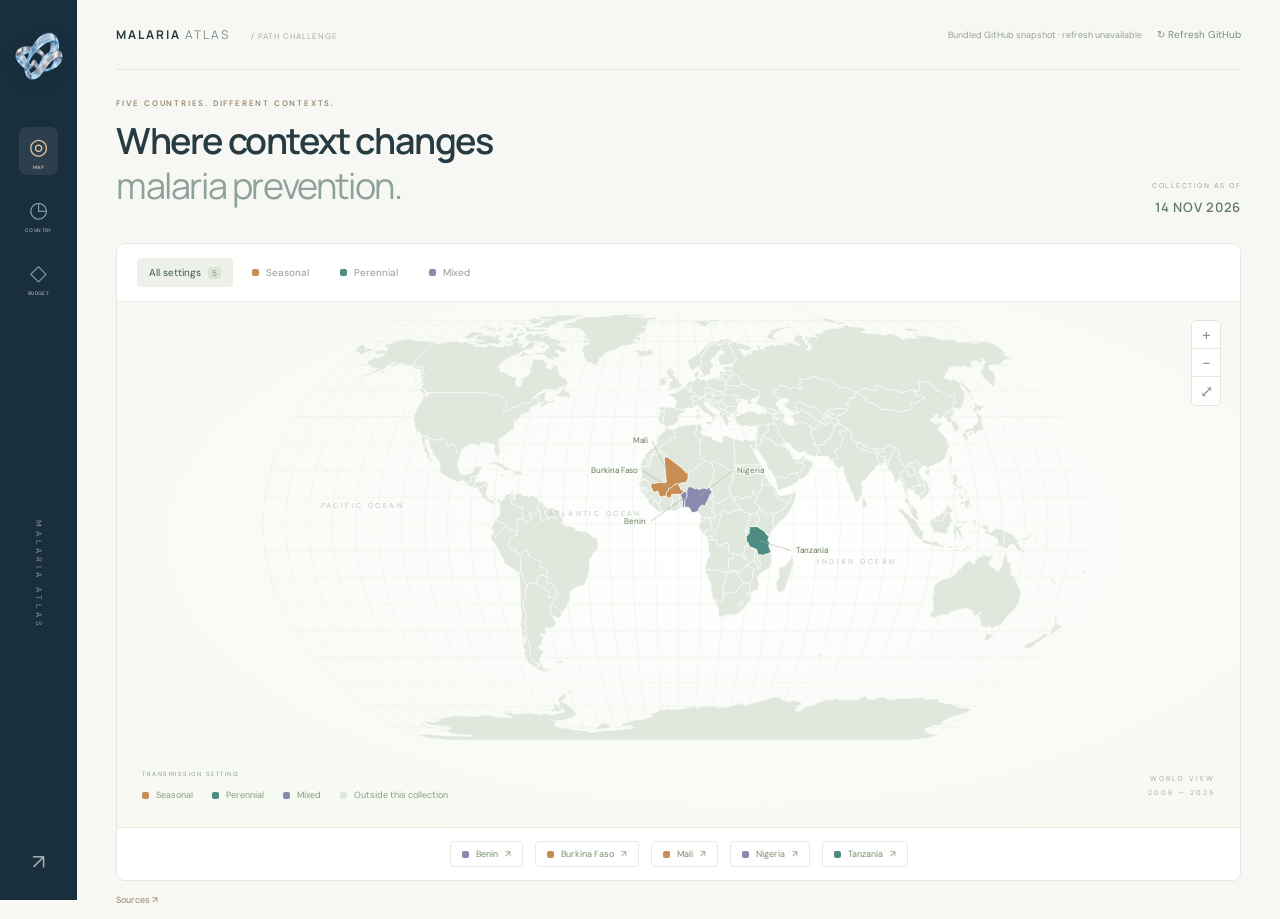
<file: frontend/index.html>
<!doctype html><html lang="en"><head><meta charset="utf-8"><meta name="viewport" content="width=device-width,initial-scale=1"><meta name="description" content="How malaria prevention performs across settings and time: a five-country evidence atlas."><title>Malaria Atlas · Explore the world</title><link rel="stylesheet" href="style.css"><link rel="icon" type="image/png" href="assets/malaria-atlas-logo.png"></head><body data-page="map"><nav class="rail" aria-label="Main navigation"><a class="brand" href="index.html" aria-label="Malaria Atlas home"><img class="brand-logo" src="assets/malaria-atlas-logo.png" alt="Malaria Atlas — ice-blue glass and silver mosquito emblem" width="56" height="56"></a><a class="rail-link primary-tab active" href="index.html" aria-label="World map" title="World map"><span aria-hidden="true">◎</span><span class="rail-tab-label">MAP</span></a><button class="rail-link primary-tab " id="country-nav-toggle" aria-label="Choose a country" title="Countries" aria-expanded="false" aria-controls="country-nav-menu"><span aria-hidden="true">◷</span><span class="rail-tab-label">COUNTRY</span></button><a class="rail-link primary-tab" href="forecast.html" aria-label="Budget Planner" title="Budget Planner"><span aria-hidden="true">◇</span><span class="rail-tab-label">BUDGET</span></a><span class="rail-label">MALARIA ATLAS</span><a class="rail-bottom" href="https://github.com/DAzyyyyy/Hackiller_V2PATH" target="_blank" rel="noopener" aria-label="GitHub repository">↗</a></nav><section class="country-nav-menu" id="country-nav-menu" hidden aria-labelledby="country-menu-heading"><div class="eyebrow">EXPLORE THE EVIDENCE</div><h2 id="country-menu-heading">Choose a country</h2><div id="country-nav-links"><p>Loading countries…</p></div></section><main class="map-page"><header><a href="index.html" class="wordmark">MALARIA <b>ATLAS</b><span>/ PATH CHALLENGE</span></a><div class="header-right"><span id="data-status">Loading evidence…</span><button id="refresh" class="quiet" title="Fetch the latest processed data from GitHub">↻ Refresh GitHub</button></div></header><section class="map-intro"><div><div class="eyebrow">FIVE COUNTRIES. DIFFERENT CONTEXTS.</div><h1>Where context changes<br><span>malaria prevention.</span></h1></div><div class="snapshot"><span>COLLECTION AS OF</span><strong>14 NOV 2026</strong></div></section><section class="world-panel"><div class="map-top"><div class="filters" role="group" aria-label="Transmission setting"><button class="active" data-setting="all" aria-pressed="true">All settings <span>5</span></button><button data-setting="seasonal" aria-pressed="false"><i class="dot seasonal"></i>Seasonal</button><button data-setting="perennial" aria-pressed="false"><i class="dot perennial"></i>Perennial</button><button data-setting="mixed" aria-pressed="false"><i class="dot mixed"></i>Mixed</button></div></div><div class="world-stage"><div id="world-map" class="world-map"><div class="loading">Loading the atlas…</div></div><div class="zoom"><button id="zoom-in" aria-label="Zoom in">+</button><button id="zoom-out" aria-label="Zoom out">−</button><button id="zoom-reset" aria-label="Reset world view">⤢</button></div><div class="map-caption"><span>TRANSMISSION SETTING</span><p><i class="dot seasonal"></i> Seasonal <i class="dot perennial"></i> Perennial <i class="dot mixed"></i> Mixed <i class="dot unavailable"></i> Outside this collection</p></div><div class="map-coordinates">WORLD VIEW<br>2006 — 2025</div></div><div class="country-links" id="country-links"></div></section><div class="map-foot"><button class="text-link" data-sources>Sources ↗</button></div></main><div id="tooltip" hidden></div><dialog id="source-dialog"><div id="source-content"></div></dialog><script src="vendor/d3.min.js"></script><script src="app.js"></script></body></html>
</file>
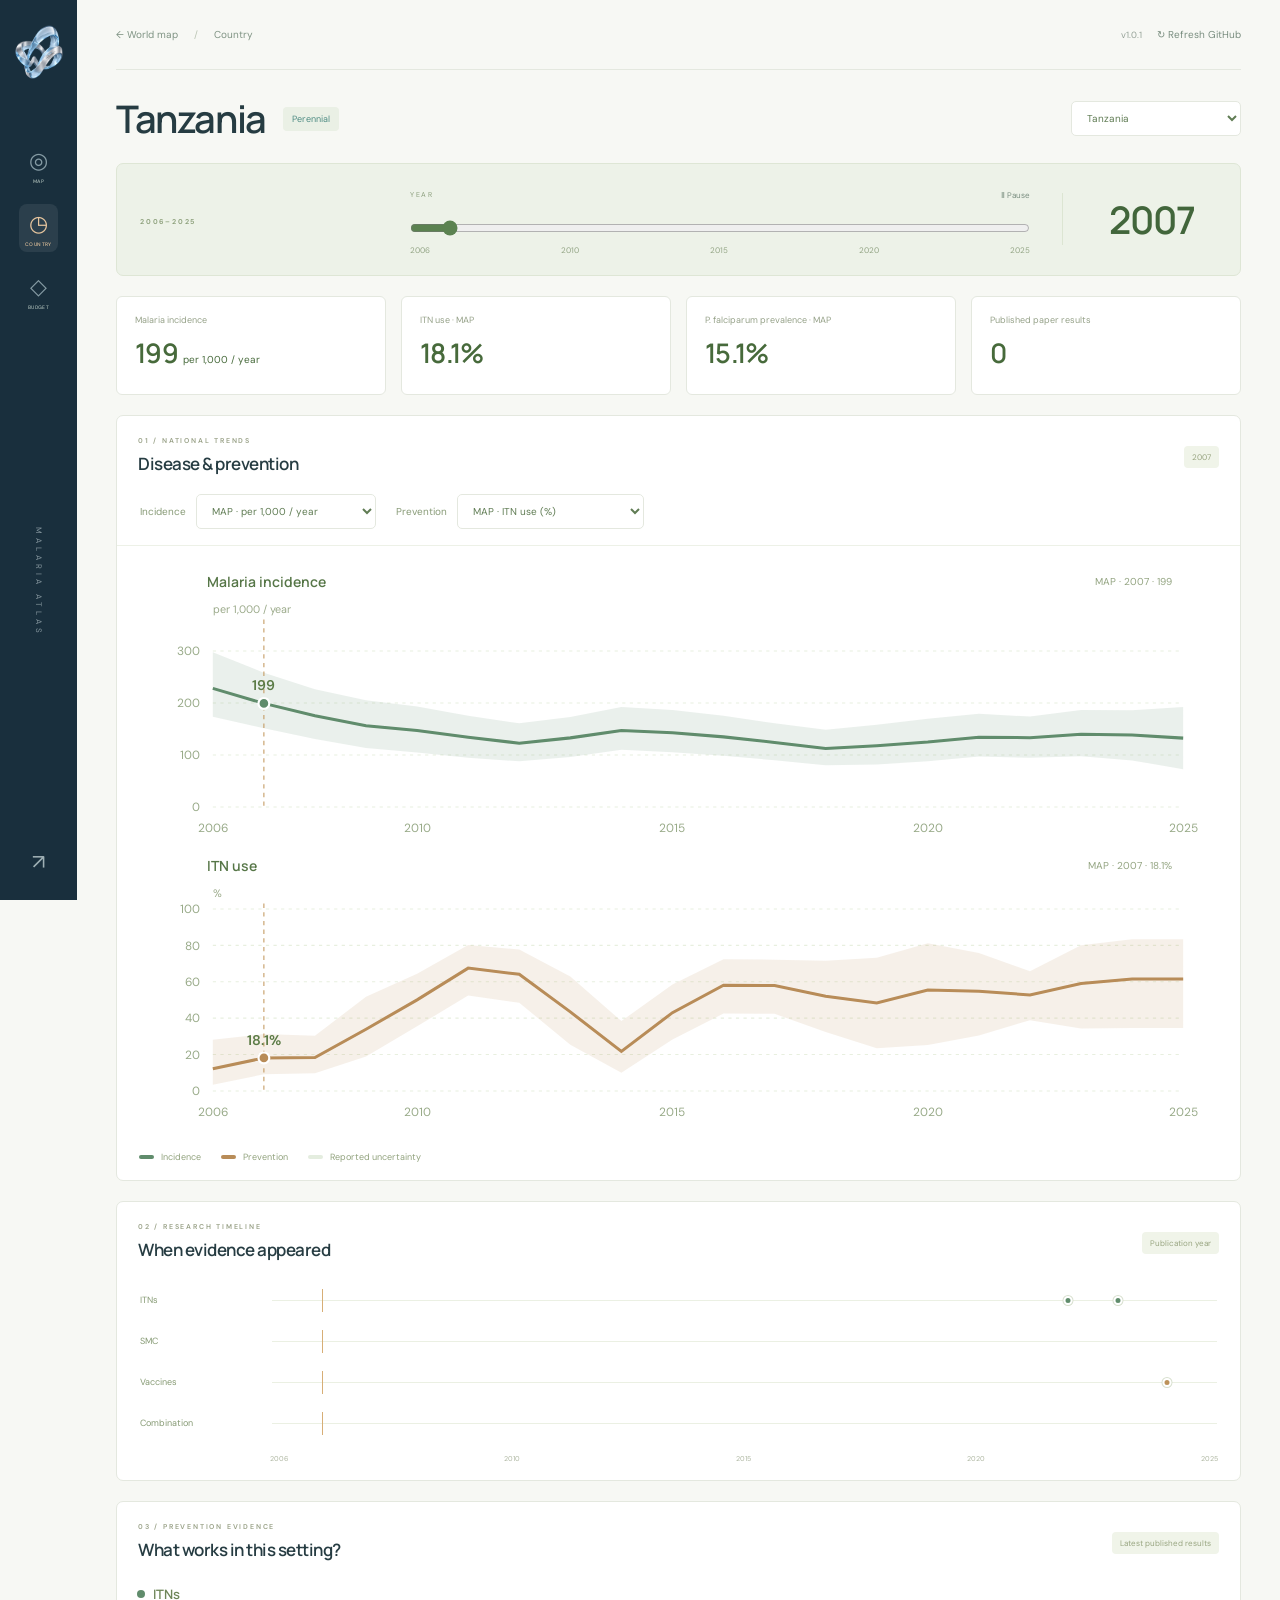
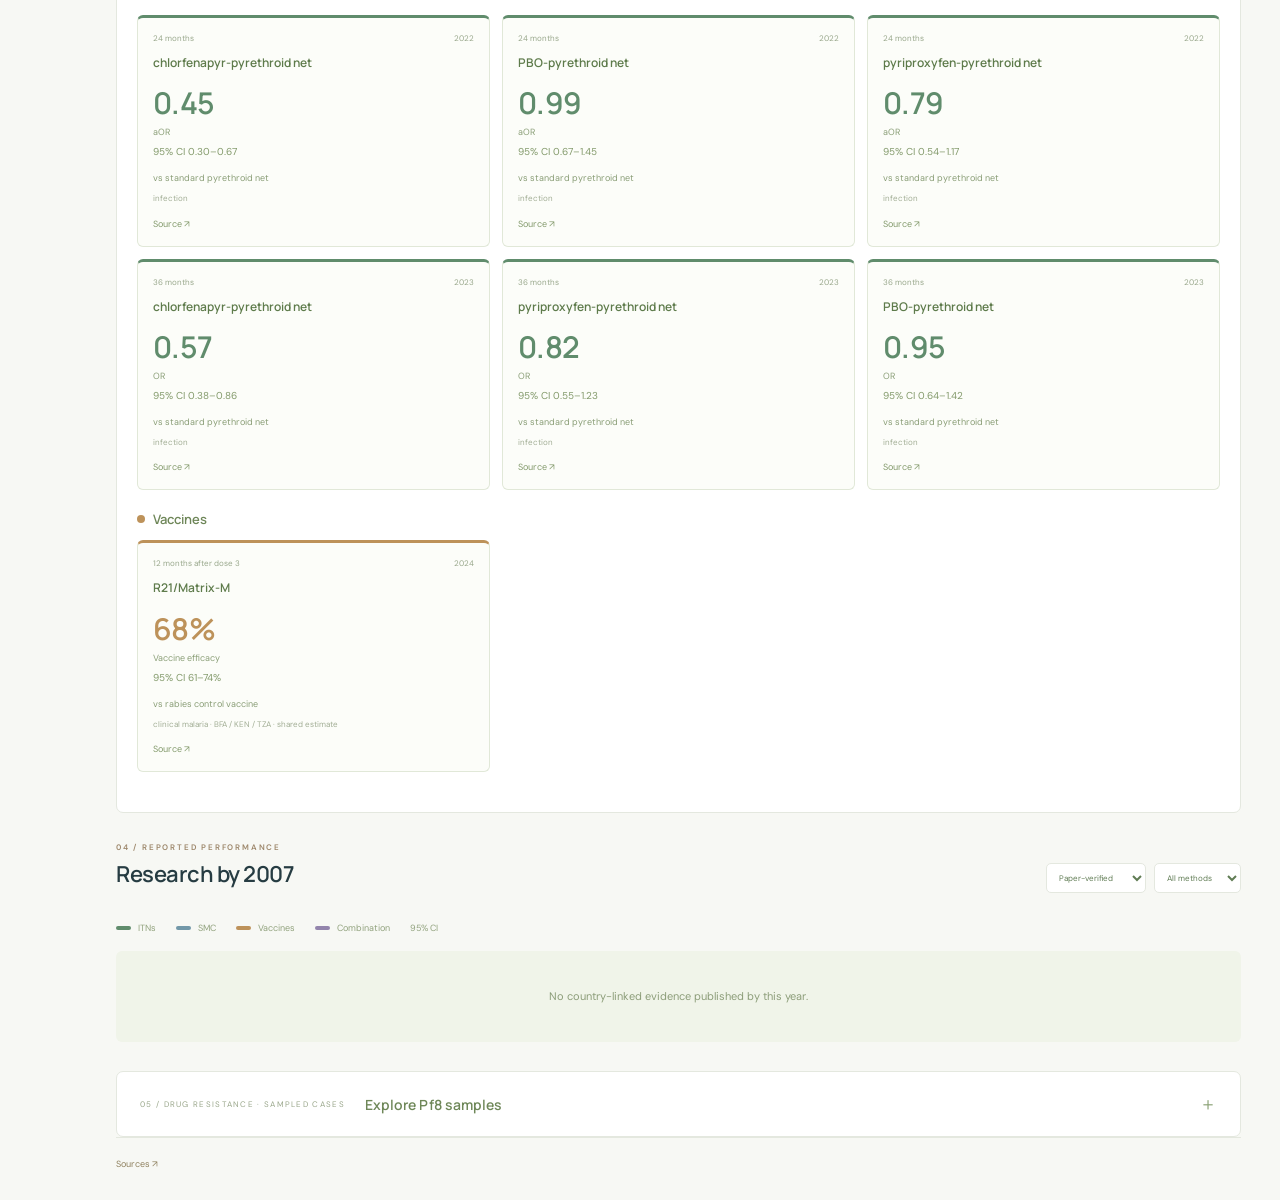
<file: frontend/country.html>
<!doctype html><html lang="en"><head><meta charset="utf-8"><meta name="viewport" content="width=device-width,initial-scale=1"><title>Country timeline · Malaria Atlas</title><link rel="stylesheet" href="country-style.css"></head><body data-page="country"><nav class="rail" aria-label="Main navigation"><a class="brand" href="index.html" aria-label="Malaria Atlas home"><img class="brand-logo" src="assets/malaria-atlas-logo.png" alt="Malaria Atlas — ice-blue glass and silver mosquito emblem" width="56" height="56"></a><a class="rail-link primary-tab" href="index.html" aria-label="World map" title="World map"><span aria-hidden="true">◎</span><span class="rail-tab-label">MAP</span></a><button class="rail-link primary-tab active" id="country-nav-toggle" aria-label="Choose a country" title="Countries" aria-expanded="false" aria-controls="country-nav-menu"><span aria-hidden="true">◷</span><span class="rail-tab-label">COUNTRY</span></button><a class="rail-link primary-tab" href="forecast.html" aria-label="Budget Planner" title="Budget Planner"><span aria-hidden="true">◇</span><span class="rail-tab-label">BUDGET</span></a><span class="rail-label">MALARIA ATLAS</span><a class="rail-bottom" href="https://github.com/DAzyyyyy/Hackiller_V2PATH" target="_blank" rel="noopener" aria-label="GitHub repository">↗</a></nav><section class="country-nav-menu" id="country-nav-menu" hidden aria-labelledby="country-menu-heading"><div class="eyebrow">EXPLORE THE EVIDENCE</div><h2 id="country-menu-heading">Choose a country</h2><div id="country-nav-links"><p>Loading countries…</p></div></section><main class="country-page"><header><a class="back-link" href="index.html">← World map <span>/</span> Country</a><div class="header-right"><span id="data-status">Loading…</span><button id="refresh" class="quiet">↻ Refresh GitHub</button></div></header><section class="country-hero"><div class="country-title"><h1 id="country-name">Loading…</h1><span id="setting-tag" class="setting-tag"></span></div><select id="country-select" aria-label="Country"></select></section><section class="time-panel"><div class="time-label"><span class="eyebrow">2006–2025</span></div><div class="timeline-control"><div class="timeline-heading"><span>YEAR</span><button id="play" class="quiet" aria-label="Pause timeline">Ⅱ Pause</button></div><label class="sr-only" for="year-slider">Selected year</label><input type="range" min="2006" max="2025" value="2006" id="year-slider"><div class="year-ticks"><span>2006</span><span>2010</span><span>2015</span><span>2020</span><span>2025</span></div></div><div class="selected-year"><output id="selected-year" for="year-slider">2006</output></div></section><div class="country-metrics" id="country-metrics"></div>
<section class="panel linked-trends"><div class="panel-heading"><div><div class="eyebrow">01 / NATIONAL TRENDS</div><h2>Disease & prevention</h2></div><span class="soft-tag" id="trend-year">2006</span></div><div class="trend-controls"><label>Incidence<select id="series-source"><option value="MAP">MAP · per 1,000 / year</option><option value="WHO">WHO · per 1,000 at risk</option></select></label><label>Prevention<select id="coverage-series"><option value="map-use">MAP · ITN use (%)</option><option value="who-use">WHO · ITN use (%)</option><option value="who-coverage">WHO · ITN coverage (%)</option><option value="who-irs">WHO · IRS protection (people)</option></select></label></div><div class="trend-scroll"><div class="aligned-chart"><div class="chart-title"><h3>Malaria incidence</h3><span id="incidence-value"></span></div><div id="incidence-chart"></div><div class="chart-title"><h3 id="coverage-title">ITN use</h3><span id="coverage-value"></span></div><div id="coverage-chart"></div></div></div><div class="visual-legend"><span><i style="background:#608c6c"></i>Incidence</span><span><i style="background:#b88c58"></i>Prevention</span><span><i style="background:#e4eddf"></i>Reported uncertainty</span></div></section>
<section class="panel publication-panel"><div class="panel-heading"><div><div class="eyebrow">02 / RESEARCH TIMELINE</div><h2>When evidence appeared</h2></div><span class="soft-tag">Publication year</span></div><div id="intervention-timeline"></div></section>
<section class="panel followup-panel"><div class="panel-heading"><div><div class="eyebrow">03 / PREVENTION EVIDENCE</div><h2>What works in this setting?</h2></div><span class="soft-tag">Latest published results</span></div><div id="followup-charts" class="followup-grid"></div></section>
<section class="evidence-section"><div class="evidence-heading"><div><div class="eyebrow">04 / REPORTED PERFORMANCE</div><h2>Research by <span id="evidence-year">2006</span></h2></div><div class="evidence-controls"><select id="evidence-kind" aria-label="Evidence source"><option value="verified">Paper-verified</option><option value="graph">Graph-reviewed</option></select><select id="method-filter" aria-label="Intervention"><option value="all">All methods</option><option value="nets">ITNs</option><option value="smc">SMC</option><option value="vaccines">Vaccines</option><option value="combination">Combination</option></select></div></div><div class="visual-legend"><span><i style="background:#608c6c"></i>ITNs</span><span><i style="background:#7298a8"></i>SMC</span><span><i style="background:#bd925a"></i>Vaccines</span><span><i style="background:#9385ac"></i>Combination</span><span>95% CI</span></div><div id="evidence-list"></div></section>
<details class="panel resistance-panel" id="resistance-panel"><summary><span>05 / DRUG RESISTANCE · SAMPLED CASES</span><b>Explore Pf8 samples</b><span>＋</span></summary><div class="resistance-controls"><label>Drug category<select id="resistance-drug"><option>SP (uncomplicated)</option><option>SP (IPTp)</option><option>Pyrimethamine</option><option>Sulfadoxine</option></select></label><label>View<select id="resistance-scope"><option value="all">Five countries</option><option value="country">This country</option></select></label></div><div id="resistance-chart" class="resistance-scroll"></div><div class="resistance-legend"><span>Classified resistant</span><span class="color-ramp"></span><span>0–100%</span><span>Bubble area ∝ determined samples</span><span id="sample-count"></span></div></details><footer><button data-sources class="text-link">Sources ↗</button></footer></main><div id="tooltip" hidden role="status"></div><dialog id="source-dialog"><div id="source-content"></div></dialog><script src="vendor/d3.min.js"></script><script src="country-app.js"></script></body></html>
</file>
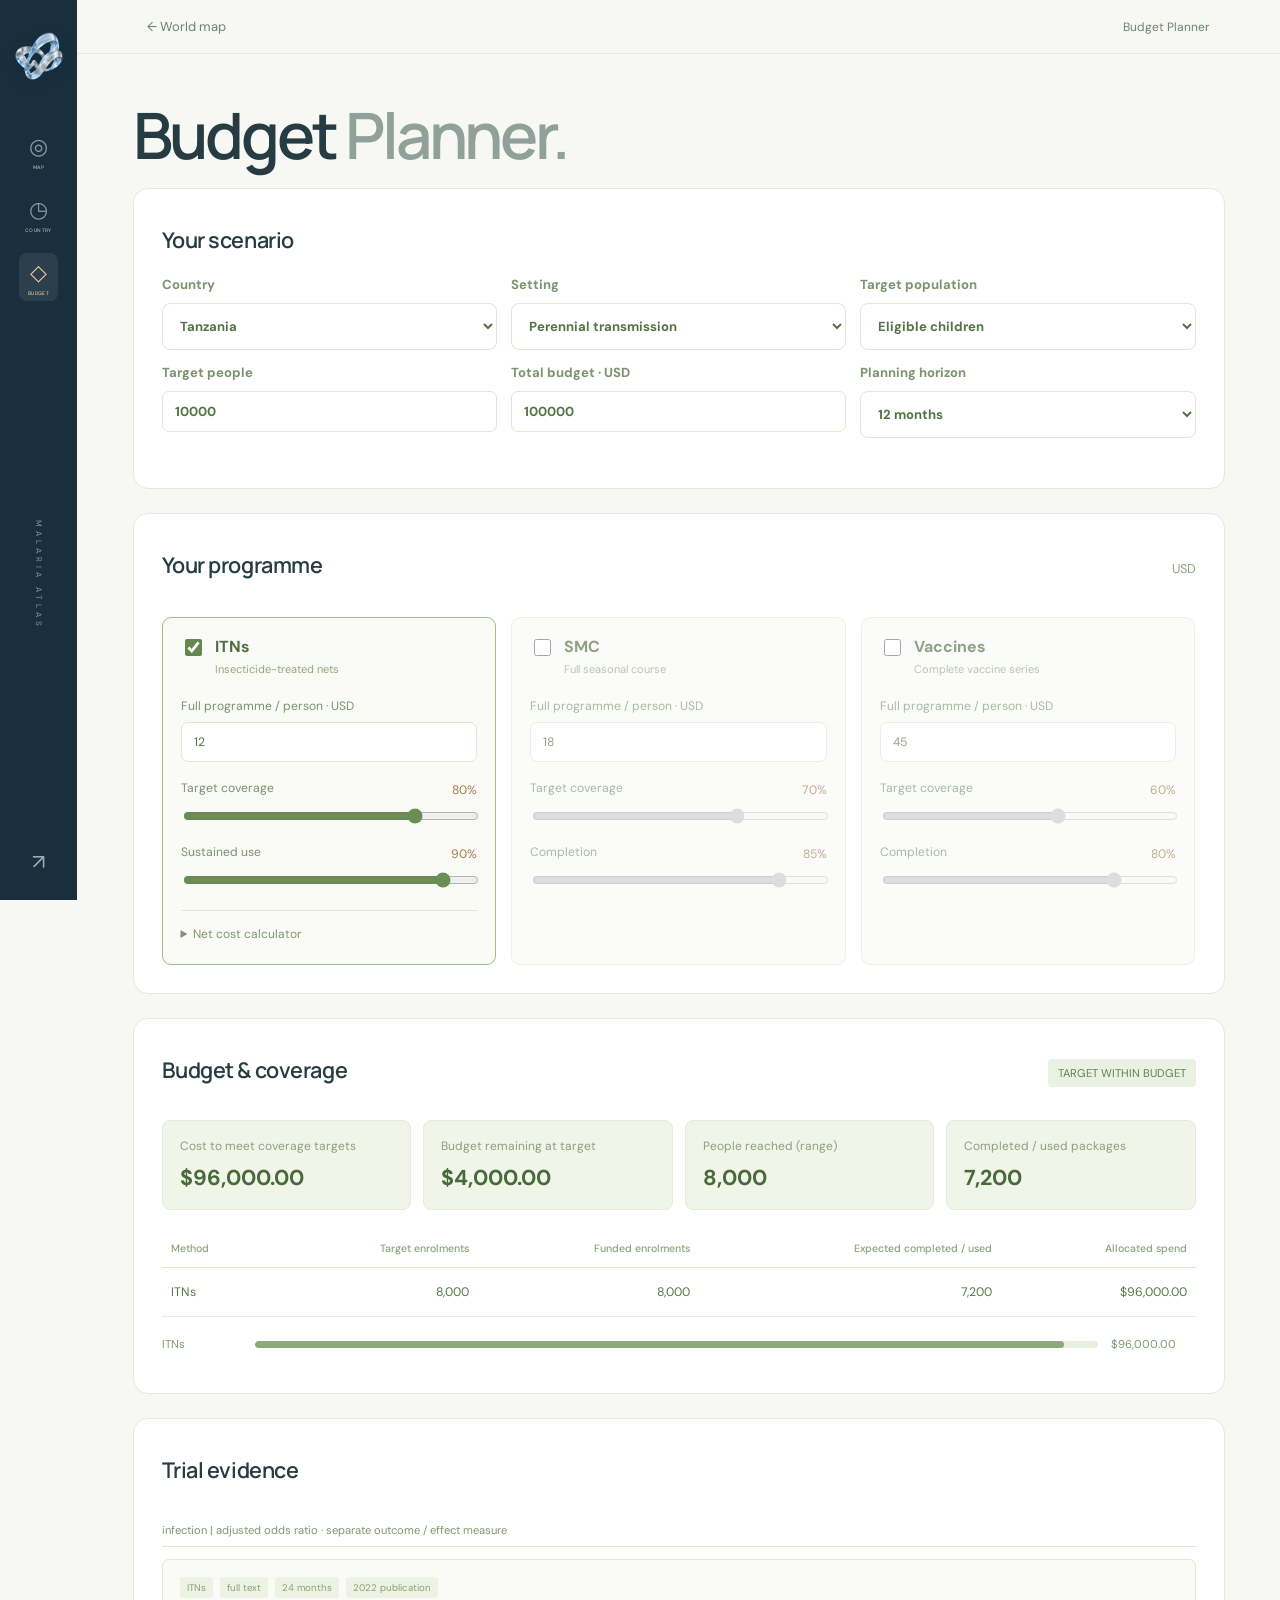
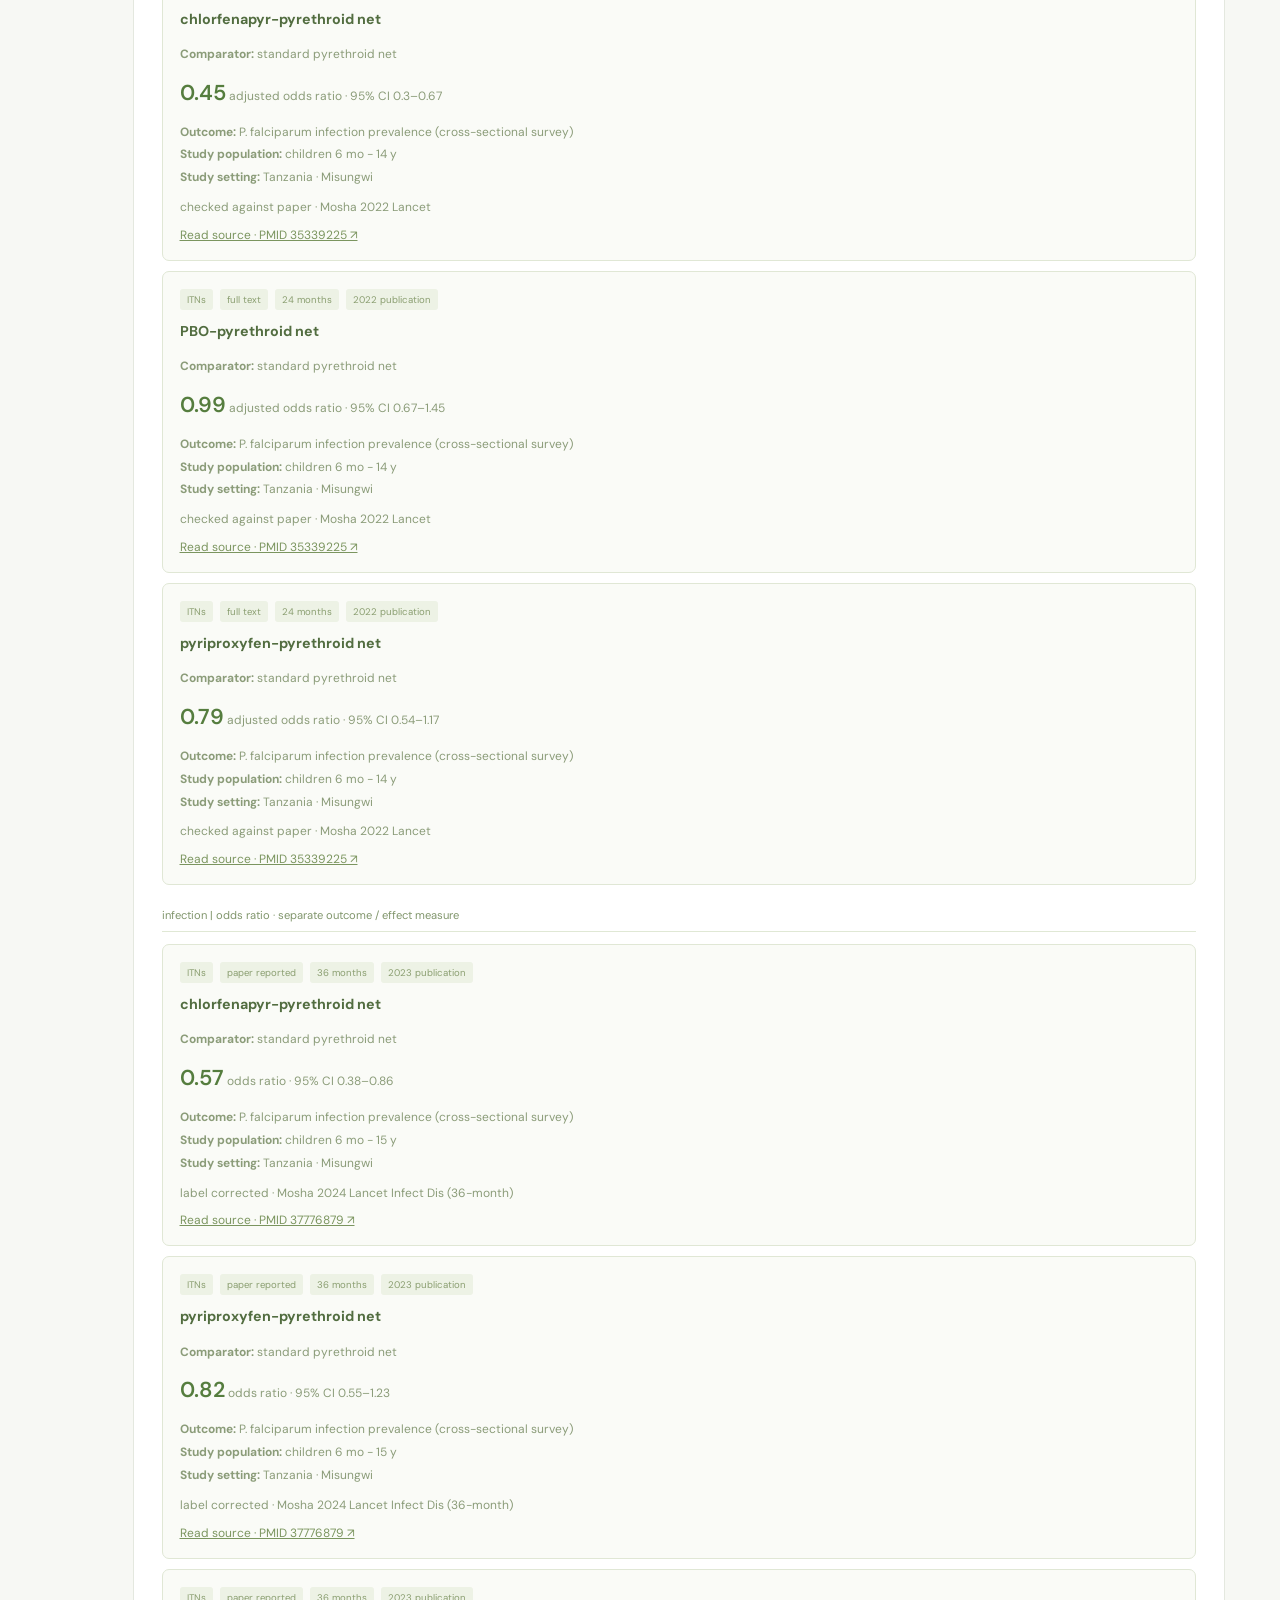
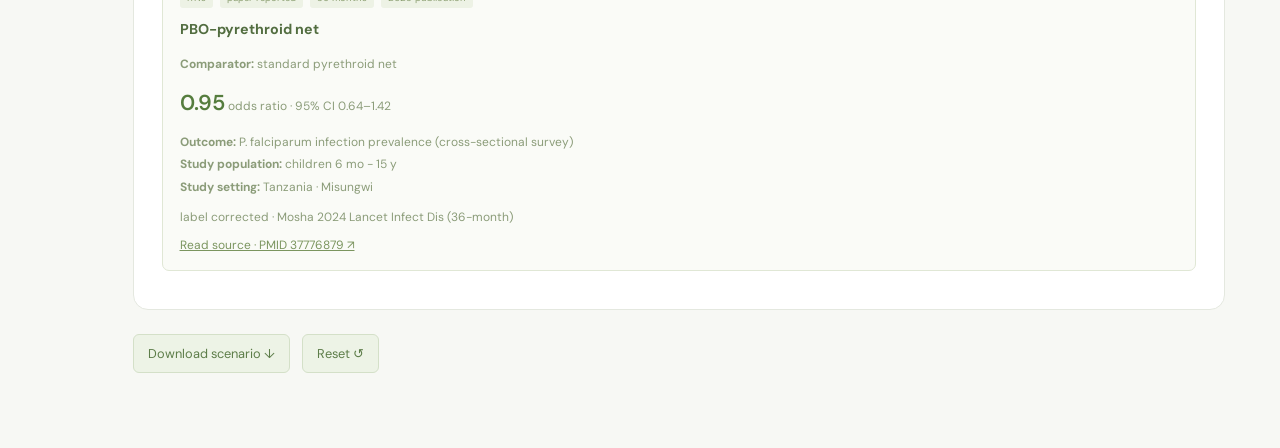
<file: frontend/forecast.html>
<!doctype html><html lang="en"><head><meta charset="utf-8"><meta name="viewport" content="width=device-width,initial-scale=1"><title>Budget & Coverage Planner · Malaria Atlas</title><link rel="stylesheet" href="style.css"><link rel="stylesheet" href="forecast.css"><link rel="icon" type="image/png" href="assets/malaria-atlas-logo.png"></head><body class="forecast-page"><nav class="rail" aria-label="Main navigation"><a class="brand" href="index.html" aria-label="Malaria Atlas home"><img class="brand-logo" src="assets/malaria-atlas-logo.png" alt="Malaria Atlas — ice-blue glass and silver mosquito emblem" width="56" height="56"></a><a class="rail-link primary-tab" href="index.html" aria-label="World map" title="World map"><span aria-hidden="true">◎</span><span class="rail-tab-label">MAP</span></a><button class="rail-link primary-tab " id="country-nav-toggle" aria-label="Choose a country" title="Countries" aria-expanded="false" aria-controls="country-nav-menu"><span aria-hidden="true">◷</span><span class="rail-tab-label">COUNTRY</span></button><a class="rail-link primary-tab active" href="forecast.html" aria-label="Budget Planner" title="Budget Planner"><span aria-hidden="true">◇</span><span class="rail-tab-label">BUDGET</span></a><span class="rail-label">MALARIA ATLAS</span><a class="rail-bottom" href="https://github.com/DAzyyyyy/Hackiller_V2PATH" target="_blank" rel="noopener" aria-label="GitHub repository">↗</a></nav><section class="country-nav-menu" id="country-nav-menu" hidden aria-labelledby="country-menu-heading"><div class="eyebrow">EXPLORE THE EVIDENCE</div><h2 id="country-menu-heading">Choose a country</h2><div id="country-nav-links"><p>Loading countries…</p></div></section><nav class="forecast-top"><a href="index.html">← World map</a><span>Budget Planner</span></nav><main class="forecast-main"><h1>Budget <em>Planner.</em></h1>
<section class="forecast-card"><h2>Your scenario</h2><div class="forecast-controls scenario-controls"><label>Country <select id="plan-country"></select></label><label>Setting <select id="plan-setting"><option value="seasonal">Seasonal transmission</option><option value="perennial">Perennial transmission</option><option value="mixed">Mixed transmission</option><option value="high-resistance">High insecticide-resistance setting</option></select></label><label>Target population <select id="plan-group"><option>Eligible children</option><option>Children aged 3–59 months</option><option>Children aged 5–17 months</option><option>All ages / households</option></select></label><label>Target people <input id="plan-population" type="number" min="1" max="1000000000" step="1" value="10000" required></label><label>Total budget · USD <input id="plan-budget" type="number" min="0" max="1000000000000" step="1" value="100000" required></label><label>Planning horizon <select id="plan-horizon"><option value="12">12 months</option><option value="24">24 months</option><option value="36">36 months</option></select></label></div></section>
<section class="forecast-card"><div class="forecast-section-title"><div><h2>Your programme</h2></div><span>USD</span></div><div class="programme-grid" id="programme-inputs">
<article class="programme"><label class="programme-title"><input id="nets-on" type="checkbox" checked><span>ITNs <small>Insecticide-treated nets</small></span></label><label>Full programme / person · USD <input id="nets-cost" type="number" min="0.01" max="1000000" step="0.01" value="12" required></label><label>Target coverage <output id="nets-coverage-label">80%</output><input id="nets-coverage" type="range" min="0" max="100" value="80"></label><label>Sustained use <output id="nets-completion-label">90%</output><input id="nets-completion" type="range" min="0" max="100" value="90"></label><details class="net-calculator"><summary>Net cost calculator</summary><label>Procurement / net · USD<input id="net-price" type="number" min="0" step="0.01" value="8"></label><label>Delivery / net · USD<input id="net-delivery" type="number" min="0" step="0.01" value="4"></label><label>People sharing a net<input id="net-sharing" type="number" min="1" step="1" value="2"></label><label>Replacement interval · months<input id="net-replacement" type="number" min="1" step="1" value="36"></label><p id="net-cost-preview"></p><button id="use-net-cost" type="button">Use this net cost</button></details></article>
<article class="programme"><label class="programme-title"><input id="smc-on" type="checkbox"><span>SMC <small>Full seasonal course</small></span></label><label>Full programme / person · USD <input id="smc-cost" type="number" min="0.01" max="1000000" step="0.01" value="18" required></label><label>Target coverage <output id="smc-coverage-label">70%</output><input id="smc-coverage" type="range" min="0" max="100" value="70"></label><label>Completion <output id="smc-completion-label">85%</output><input id="smc-completion" type="range" min="0" max="100" value="85"></label></article>
<article class="programme"><label class="programme-title"><input id="vaccines-on" type="checkbox"><span>Vaccines <small>Complete vaccine series</small></span></label><label>Full programme / person · USD <input id="vaccines-cost" type="number" min="0.01" max="1000000" step="0.01" value="45" required></label><label>Target coverage <output id="vaccines-coverage-label">60%</output><input id="vaccines-coverage" type="range" min="0" max="100" value="60"></label><label>Completion <output id="vaccines-completion-label">80%</output><input id="vaccines-completion" type="range" min="0" max="100" value="80"></label></article></div></section>
<section class="forecast-card" aria-live="polite"><div class="forecast-section-title"><div><h2>Budget & coverage</h2></div><span id="budget-status" class="budget-status">Calculating…</span></div><div id="planner-error" class="planner-error" hidden></div><div id="planner-results"><div class="forecast-stats"><div><small>Cost to meet coverage targets</small><strong id="required-cost">—</strong></div><div><small id="balance-label">Budget remaining at target</small><strong id="budget-balance">—</strong></div><div><small>People reached (range)</small><strong id="people-reached">—</strong></div><div><small>Completed / used packages</small><strong id="completed-packages">—</strong></div></div><div class="table-scroll"><table class="allocation-table"><thead><tr><th>Method</th><th>Target enrolments</th><th>Funded enrolments</th><th>Expected completed / used</th><th>Allocated spend</th></tr></thead><tbody id="allocation-rows"></tbody></table></div><div id="spend-bars" class="spend-bars"></div></div></section>
<section class="forecast-card"><div class="forecast-section-title"><div><h2>Trial evidence</h2></div></div><div id="planner-evidence"></div></section>
<div class="planner-actions"><button id="export-plan" type="button">Download scenario ↓</button><button id="reset-plan" type="button">Reset ↺</button></div></main><script src="forecast.js"></script></body></html>
</file>
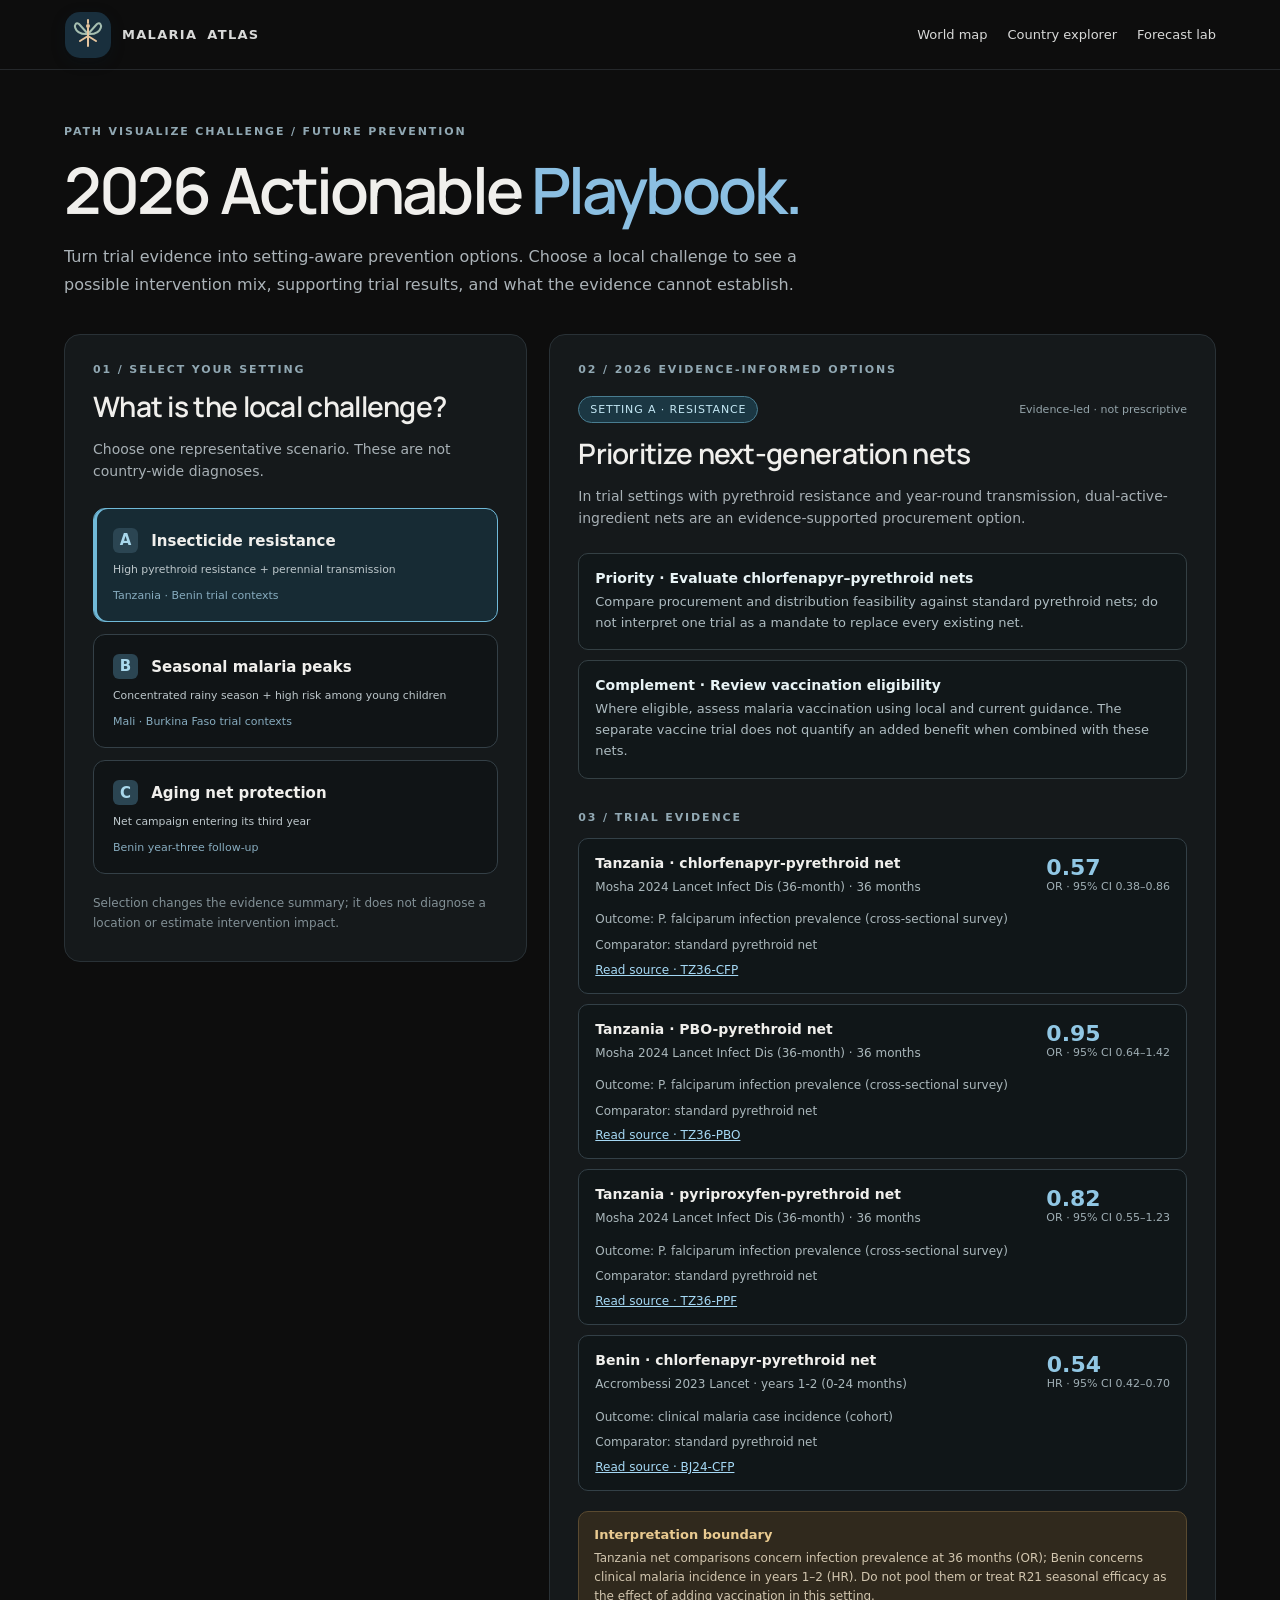
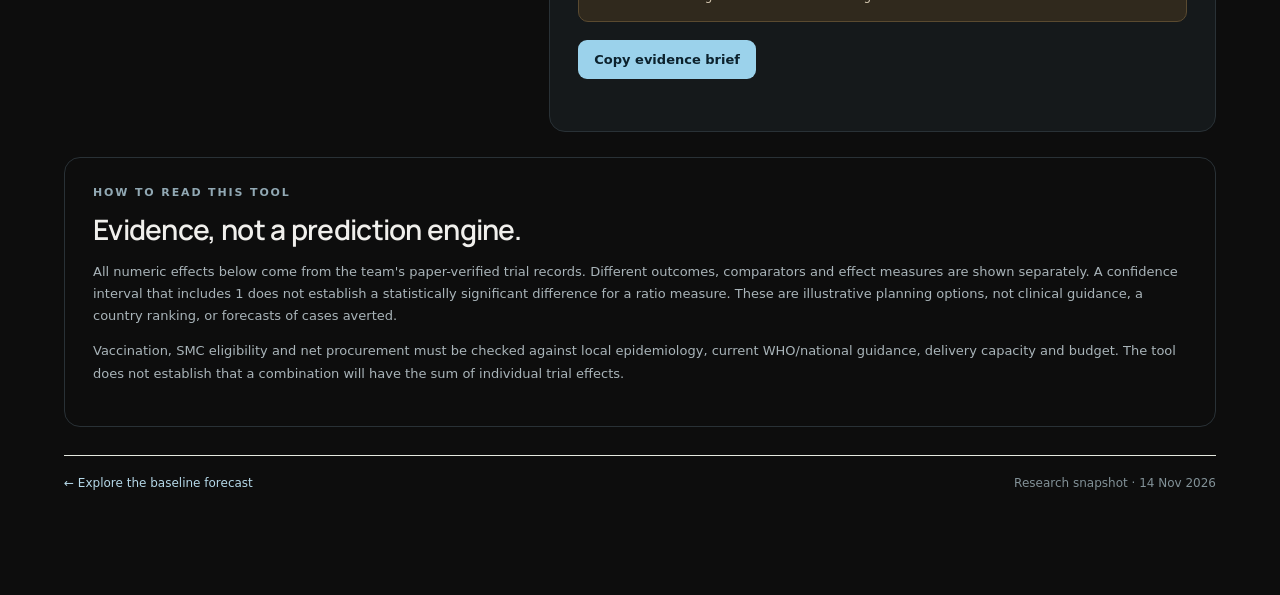
<file: frontend/playbook.html>
<!doctype html><html lang="en"><head><meta charset="utf-8"><meta name="viewport" content="width=device-width, initial-scale=1"><title>2026 Actionable Playbook · Malaria Atlas</title><link rel="stylesheet" href="style.css"><link rel="stylesheet" href="playbook.css"><link rel="icon" type="image/svg+xml" href="assets/malaria-atlas-mark.svg"></head><body class="playbook-page"><header class="pb-nav"><a class="pb-brand" href="index.html"><img class="brand-logo" src="assets/malaria-atlas-mark.svg" alt="" width="48" height="48"> MALARIA <b>ATLAS</b></a><nav><a href="index.html">World map</a><a href="country.html">Country explorer</a><a href="forecast.html">Forecast lab</a></nav></header><main class="pb-main"><div class="pb-kicker">PATH VISUALIZE CHALLENGE / FUTURE PREVENTION</div><h1>2026 Actionable <em>Playbook.</em></h1><p class="pb-intro">Turn trial evidence into setting-aware prevention options. Choose a local challenge to see a possible intervention mix, supporting trial results, and what the evidence cannot establish.</p><div class="pb-layout"><section class="pb-panel" aria-label="Setting selector"><div class="pb-step">01 / SELECT YOUR SETTING</div><h2>What is the local challenge?</h2><p class="pb-muted">Choose one representative scenario. These are not country-wide diagnoses.</p><div class="pb-choices" role="radiogroup" aria-label="Local transmission setting"><label class="pb-choice"><input type="radio" name="setting" value="A" checked><span class="pb-choice-content"><strong><span class="pb-letter">A</span> Insecticide resistance</strong><small>High pyrethroid resistance + perennial transmission</small><span class="pb-place">Tanzania · Benin trial contexts</span></span></label><label class="pb-choice"><input type="radio" name="setting" value="B"><span class="pb-choice-content"><strong><span class="pb-letter">B</span> Seasonal malaria peaks</strong><small>Concentrated rainy season + high risk among young children</small><span class="pb-place">Mali · Burkina Faso trial contexts</span></span></label><label class="pb-choice"><input type="radio" name="setting" value="C"><span class="pb-choice-content"><strong><span class="pb-letter">C</span> Aging net protection</strong><small>Net campaign entering its third year</small><span class="pb-place">Benin year-three follow-up</span></span></label></div><div class="pb-smallnote">Selection changes the evidence summary; it does not diagnose a location or estimate intervention impact.</div></section><section class="pb-panel pb-output" aria-live="polite"><div class="pb-step">02 / 2026 EVIDENCE-INFORMED OPTIONS</div><div class="pb-topline"><span id="pb-tag" class="pb-tag">SETTING A</span><span class="pb-status">Evidence-led · not prescriptive</span></div><h2 id="pb-title">Loading…</h2><p id="pb-rationale" class="pb-muted"></p><div id="pb-actions" class="pb-actions"></div><div class="pb-step pb-evidence-heading">03 / TRIAL EVIDENCE</div><div id="pb-evidence" class="pb-evidence"></div><div class="pb-caution"><strong>Interpretation boundary</strong><p id="pb-limits"></p></div><button id="pb-copy" class="pb-copy" type="button">Copy evidence brief</button><p id="pb-copy-status" class="pb-muted pb-copy-status" role="status"></p></section></div><section class="pb-method"><div class="pb-step">HOW TO READ THIS TOOL</div><h2>Evidence, not a prediction engine.</h2><p>All numeric effects below come from the team's paper-verified trial records. Different outcomes, comparators and effect measures are shown separately. A confidence interval that includes 1 does not establish a statistically significant difference for a ratio measure. These are illustrative planning options, not clinical guidance, a country ranking, or forecasts of cases averted.</p><p>Vaccination, SMC eligibility and net procurement must be checked against local epidemiology, current WHO/national guidance, delivery capacity and budget. The tool does not establish that a combination will have the sum of individual trial effects.</p></section><footer class="pb-footer"><a href="forecast.html">← Explore the baseline forecast</a><span>Research snapshot · 14 Nov 2026</span></footer></main><script src="playbook.js"></script><script src="brand.js" defer></script></body></html>
</file>
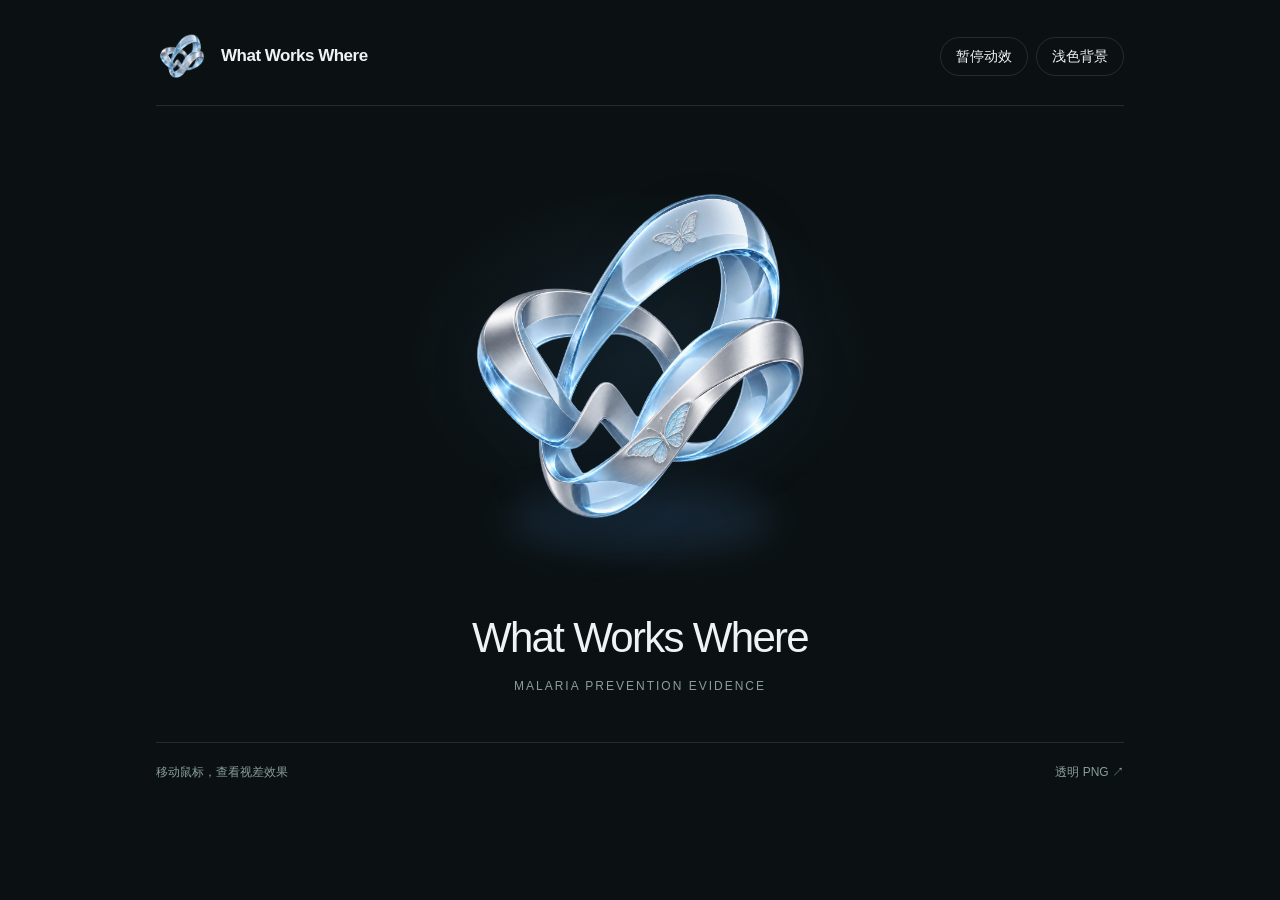
<file: what-works-where/site/assets/logo-v4-butterfly-preview.html>
<!doctype html>
<html lang="zh-CN">
<head>
<meta charset="utf-8"><meta name="viewport" content="width=device-width,initial-scale=1">
<title>What Works Where · Logo v4 · Butterfly Inlay</title>
<link rel="stylesheet" href="./logo-v4-butterfly.css">
<style>
*{box-sizing:border-box}body{margin:0;background:#0b1113;color:#eef4f3;font:14px/1.5 -apple-system,BlinkMacSystemFont,"Segoe UI",sans-serif;--line:rgba(213,235,231,.12);--muted:#8a9d9b;transition:background .35s,color .35s}
body.light{background:#f2f4f1;color:#142829;--line:rgba(16,43,40,.13);--muted:#5c706c}
.shell{max-width:1040px;margin:auto;padding:30px 36px 42px}header{display:flex;align-items:center;justify-content:space-between;border-bottom:1px solid var(--line);padding-bottom:23px;gap:20px}.wordmark{display:flex;align-items:center;gap:13px;font-weight:550;font-size:17px;letter-spacing:-.5px}.controls{display:flex;gap:8px}button{font:inherit;color:inherit;background:transparent;border:1px solid var(--line);border-radius:30px;padding:8px 15px;cursor:pointer}button:hover{background:rgba(125,160,150,.12)}button:focus-visible{outline:2px solid #8cc9ff;outline-offset:4px}
.stage{min-height:500px;display:flex;align-items:center;justify-content:center;position:relative}.stage:before{content:"";position:absolute;width:min(70vw,480px);height:350px;background:radial-gradient(ellipse,rgba(90,155,220,.12),transparent 68%);pointer-events:none}.stage .www-emblem{--logo-size:min(68vw,390px)}.identity{text-align:center}.identity h1{font-size:clamp(26px,4.5vw,42px);font-weight:500;letter-spacing:-1.7px;margin:0 0 8px}.identity p{color:var(--muted);font-size:12px;letter-spacing:2px;margin:0}.footer{display:flex;justify-content:space-between;gap:16px;color:var(--muted);font-size:12px;border-top:1px solid var(--line);margin-top:47px;padding-top:20px}.footer a{color:inherit;text-decoration:none}.footer a:hover{text-decoration:underline}@media(max-width:540px){.shell{padding:22px}.wordmark{font-size:14px;gap:7px}header .www-emblem{--logo-size:37px}button{font-size:12px;padding:7px 10px}.stage{min-height:390px}.footer{flex-direction:column}.controls{gap:5px}}
</style>
</head>
<body>
<main class="shell" id="logo-preview" data-logo-paused="false">
<header>
 <div class="wordmark"><div class="www-emblem www-emblem--small" aria-hidden="true"><div class="www-emblem__tilt"><img class="www-emblem__image" src="./what-works-where-logo-v4-butterfly.png" alt=""></div></div><span>What Works Where</span></div>
 <div class="controls"><button id="pause" type="button" aria-pressed="false">暂停动效</button><button id="theme" type="button" aria-pressed="false">浅色背景</button></div>
</header>
<section class="stage" aria-label="动态标志预览">
 <div class="www-emblem" id="interactive-logo" role="img" aria-label="What Works Where：冰蓝玻璃与银钛环带组成的立体W标志，表面饰有蝴蝶镶嵌纹样">
  <div class="www-emblem__tilt"><img class="www-emblem__image" src="./what-works-where-logo-v4-butterfly.png" alt="" draggable="false"></div>
 </div>
</section>
<div class="identity"><h1>What Works Where</h1><p>MALARIA PREVENTION EVIDENCE</p></div>
<div class="footer"><span>移动鼠标，查看视差效果</span><a href="./what-works-where-logo-v4-butterfly.png" download>透明 PNG ↗</a></div>
</main>
<script src="./logo-v4-butterfly.js"></script>
</body>
</html>
</file>
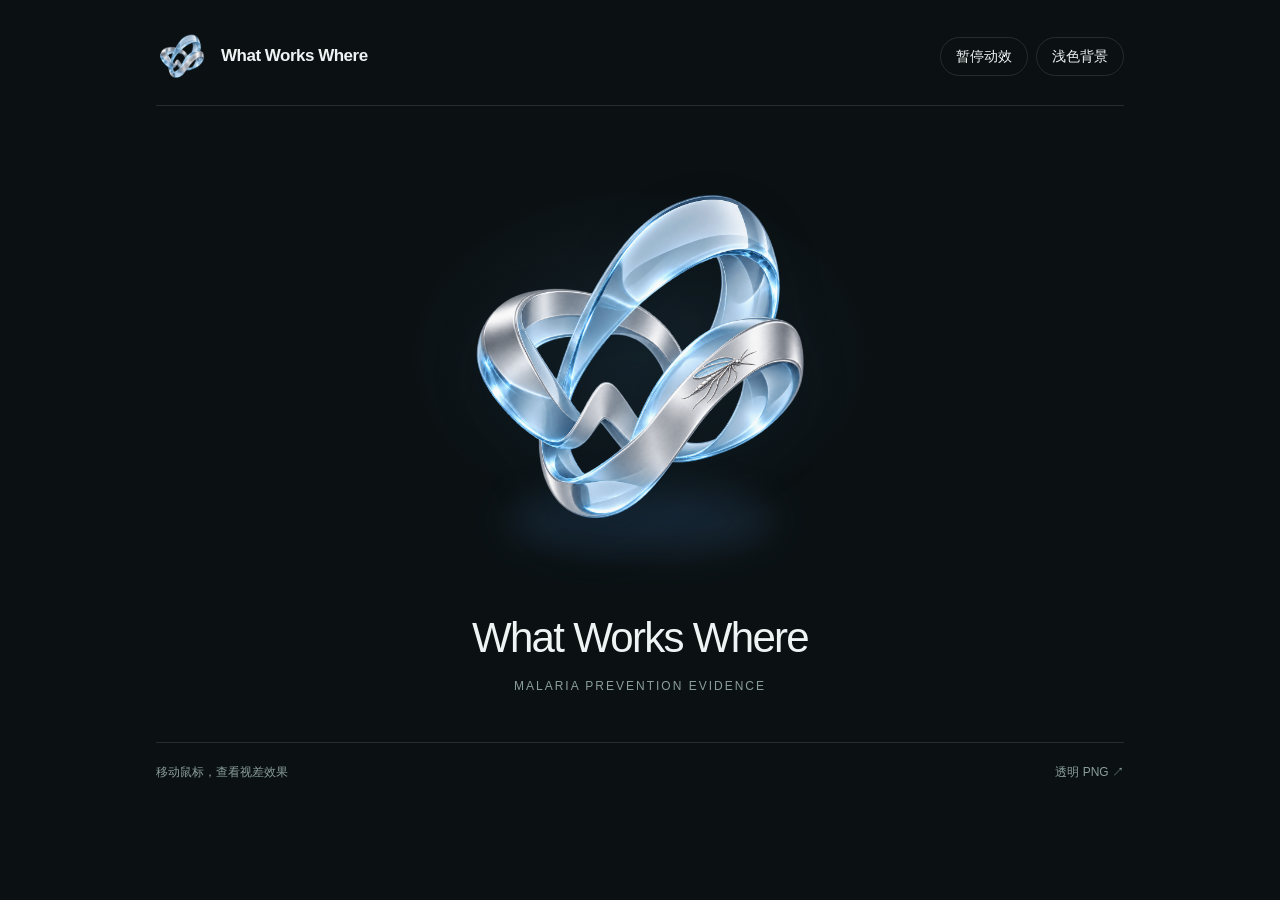
<file: what-works-where/site/assets/logo-v5-mosquito-preview.html>
<!doctype html>
<html lang="zh-CN">
<head>
<meta charset="utf-8"><meta name="viewport" content="width=device-width,initial-scale=1">
<title>What Works Where · Logo · Mosquito Inlay</title>
<link rel="stylesheet" href="./logo-v5-mosquito.css">
<style>
*{box-sizing:border-box}body{margin:0;background:#0b1113;color:#eef4f3;font:14px/1.5 -apple-system,BlinkMacSystemFont,"Segoe UI",sans-serif;--line:rgba(213,235,231,.12);--muted:#8a9d9b;transition:background .35s,color .35s}
body.light{background:#f2f4f1;color:#142829;--line:rgba(16,43,40,.13);--muted:#5c706c}
.shell{max-width:1040px;margin:auto;padding:30px 36px 42px}header{display:flex;align-items:center;justify-content:space-between;border-bottom:1px solid var(--line);padding-bottom:23px;gap:20px}.wordmark{display:flex;align-items:center;gap:13px;font-weight:550;font-size:17px;letter-spacing:-.5px}.controls{display:flex;gap:8px}button{font:inherit;color:inherit;background:transparent;border:1px solid var(--line);border-radius:30px;padding:8px 15px;cursor:pointer}button:hover{background:rgba(125,160,150,.12)}button:focus-visible{outline:2px solid #8cc9ff;outline-offset:4px}
.stage{min-height:500px;display:flex;align-items:center;justify-content:center;position:relative}.stage:before{content:"";position:absolute;width:min(70vw,480px);height:350px;background:radial-gradient(ellipse,rgba(90,155,220,.12),transparent 68%);pointer-events:none}.stage .www-emblem{--logo-size:min(68vw,390px)}.identity{text-align:center}.identity h1{font-size:clamp(26px,4.5vw,42px);font-weight:500;letter-spacing:-1.7px;margin:0 0 8px}.identity p{color:var(--muted);font-size:12px;letter-spacing:2px;margin:0}.footer{display:flex;justify-content:space-between;gap:16px;color:var(--muted);font-size:12px;border-top:1px solid var(--line);margin-top:47px;padding-top:20px}.footer a{color:inherit;text-decoration:none}.footer a:hover{text-decoration:underline}@media(max-width:540px){.shell{padding:22px}.wordmark{font-size:14px;gap:7px}header .www-emblem{--logo-size:37px}button{font-size:12px;padding:7px 10px}.stage{min-height:390px}.footer{flex-direction:column}.controls{gap:5px}}
</style>
</head>
<body>
<main class="shell" id="logo-preview" data-logo-paused="false">
<header>
 <div class="wordmark"><div class="www-emblem www-emblem--small" aria-hidden="true"><div class="www-emblem__tilt"><img class="www-emblem__image" src="./what-works-where-logo-v5-mosquito.png" alt=""></div></div><span>What Works Where</span></div>
 <div class="controls"><button id="pause" type="button" aria-pressed="false">暂停动效</button><button id="theme" type="button" aria-pressed="false">浅色背景</button></div>
</header>
<section class="stage" aria-label="动态标志预览">
 <div class="www-emblem" id="interactive-logo" role="img" aria-label="What Works Where：冰蓝玻璃与银钛环带组成的立体W标志，表面饰有蚊子银线镶嵌纹样">
  <div class="www-emblem__tilt"><img class="www-emblem__image" src="./what-works-where-logo-v5-mosquito.png" alt="" draggable="false"></div>
 </div>
</section>
<div class="identity"><h1>What Works Where</h1><p>MALARIA PREVENTION EVIDENCE</p></div>
<div class="footer"><span>移动鼠标，查看视差效果</span><a href="./what-works-where-logo-v5-mosquito.png" download>透明 PNG ↗</a></div>
</main>
<script src="./logo-v5-mosquito.js"></script>
</body>
</html>
</file>
<file: frontend/style.css>
@import url('https://fonts.googleapis.com/css2?family=DM+Sans:wght@400;450;500;600;700&family=Manrope:wght@400;500;600;650;700;800&display=swap');
:root{--navy:#192f3d;--ink:#263c42;--muted:#8e9b9c;--paper:#f7f8f4;--line:#e4e8df;--seasonal:#c88d53;--perennial:#4e8b82;--mixed:#8a89af;--teal:#387c70}*{box-sizing:border-box}body{margin:0;background:var(--paper);color:var(--ink);font:13px 'DM Sans',sans-serif}a{color:inherit}button,input,select{font:inherit}button,select{cursor:pointer}button{color:inherit}button:focus-visible,a:focus-visible,input:focus-visible,select:focus-visible,[tabindex]:focus-visible{outline:3px solid #bd965d;outline-offset:4px}button:disabled{opacity:.45;cursor:default}.rail{position:fixed;inset:0 auto 0 0;width:77px;background:var(--navy);display:flex;flex-direction:column;align-items:center;padding:24px 0;gap:15px;z-index:3}.brand{font-size:39px;color:#e9bc86;text-decoration:none;margin-bottom:40px;line-height:1}.rail-link{border:0;background:none;width:39px;height:39px;display:flex;align-items:center;justify-content:center;text-decoration:none;color:#859ba4;font-size:24px;border-radius:8px}.rail-link.active{background:#ffffff14;color:#e6c59e}.rail-label{writing-mode:vertical-rl;letter-spacing:4px;font-size:8px;color:#84959d;margin:auto 0}.rail-bottom{font-size:21px;color:#9eafb4;text-decoration:none}main{margin-left:77px;padding:0 39px}header{height:70px;display:flex;justify-content:space-between;align-items:center;border-bottom:1px solid var(--line)}.wordmark{font:700 12px Manrope;letter-spacing:2px;text-decoration:none}.wordmark b{font-weight:400;color:#7e908d}.wordmark>span{font:400 8px 'DM Sans';letter-spacing:1px;color:#a2aaa0;margin-left:21px}.header-right{display:flex;align-items:center;gap:15px;font-size:9px;color:#95a197}.quiet{border:0;background:none;color:#798d7f;padding:6px 0;font-size:10px}.map-intro{display:flex;justify-content:space-between;align-items:end;padding:28px 0 23px}.eyebrow{font-size:8px;letter-spacing:1.8px;color:#9d876b;font-weight:600}h1{font:600 36px/1.25 Manrope;margin:10px 0 12px;letter-spacing:-1.4px}h1 span{color:#8fa19a;font-weight:400}.map-intro p{font-size:11px;line-height:1.8;color:#93a096;margin:0}.snapshot{text-align:right;padding-bottom:4px;display:grid;gap:8px}.snapshot>span{font-size:7px;letter-spacing:1.5px;color:#9ca590}.snapshot strong{font:600 13px Manrope;letter-spacing:.7px;color:#657c6d}.snapshot small{font-size:8px;color:#a7afa0}.world-panel{border:1px solid var(--line);background:#fbfcf9;border-radius:9px;overflow:hidden}.map-top{display:flex;justify-content:space-between;align-items:center;padding:14px 20px;border-bottom:1px solid #e9ede3;background:#fff}.filters{display:flex;gap:7px}.filters button{display:flex;gap:7px;align-items:center;border:0;background:none;font-size:10px;color:#929d8e;padding:8px 12px;border-radius:4px}.filters button.active{background:#eef1e9;color:#395747}.filters button>span{background:#dce4d5;color:#77906a;font-size:8px;padding:1px 4px;border-radius:3px}.dot{width:7px;height:7px;display:inline-block;border-radius:2px;flex-shrink:0}.seasonal{background:var(--seasonal)}.perennial{background:var(--perennial)}.mixed{background:var(--mixed)}.unavailable{background:#dfe6dc}.map-instruction{font-size:9px;color:#9aa58f}.world-stage{position:relative;padding:5px 20px 69px;min-height:360px;background:radial-gradient(ellipse at 55% 45%,#fff 0%,#f7f9f3 80%)}.world-map svg{width:100%;display:block;max-height:calc(100vh - 380px);min-height:315px;touch-action:pan-y}.map-country{stroke:#fafcf7;stroke-width:.7;vector-effect:non-scaling-stroke}.map-country.core{cursor:pointer}.map-country.core:hover,.map-country.core:focus-visible{stroke:#384b39;stroke-width:1.7;filter:brightness(.95)}.map-country.dim{opacity:.25;pointer-events:none}.map-label{font-size:9px;fill:#657a5b;paint-order:stroke;stroke:#fafcf7;stroke-width:3px;stroke-linejoin:round;cursor:pointer}.map-label.dim{opacity:.2;pointer-events:none}.ocean-label{fill:#b9c9c2;font-size:8px;letter-spacing:2.7px;pointer-events:none}.map-caption{position:absolute;left:25px;bottom:17px;pointer-events:none}.map-caption>span{font-size:6px;letter-spacing:1.5px;color:#8d9d83}.map-caption p{font-size:9px;color:#879a7d;display:flex;align-items:center;gap:7px;margin:9px 0}.map-caption p .dot:not(:first-child){margin-left:12px}.map-caption small{font-size:7px;color:#a0ad93}.map-coordinates{position:absolute;bottom:27px;right:25px;font-size:7px;letter-spacing:2px;line-height:2;color:#a6b09c;text-align:right}.zoom{position:absolute;right:19px;top:18px;border:1px solid #e0e6d9;border-radius:5px;overflow:hidden;background:white}.zoom button{display:block;width:28px;height:28px;border:0;border-bottom:1px solid #e5eadf;background:#fff;font-size:16px;color:#829677}.zoom button:last-child{border:0}.country-links{padding:13px 20px;border-top:1px solid #e5eadd;display:flex;justify-content:center;gap:12px;flex-wrap:wrap;background:white}.country-links a{font-size:9px;text-decoration:none;color:#788f6b;padding:6px 11px;border:1px solid #e6ebdf;border-radius:4px;display:flex;align-items:center;gap:7px}.country-links a:hover{border-color:#8eaa7e}.country-links a.dim{opacity:.4}.map-foot{display:flex;justify-content:space-between;align-items:center;padding:13px 0;font-size:8px;color:#a0ac96}.text-link{border:0;background:none;color:#8f815f;font-size:9px;padding:0;cursor:pointer}.loading{padding:100px 20px;text-align:center;color:#95a386;font-size:12px}.back-link{font-size:10px;color:#7f9383;text-decoration:none}.back-link span{padding:0 13px;color:#bbc5b4}.country-hero{display:flex;align-items:center;justify-content:space-between;padding:28px 0 24px}.country-title{display:flex;align-items:center;gap:17px}.country-title h1{font-size:38px;margin:10px 0}.setting-tag{font-size:9px;padding:6px 9px;background:#eaf0e5;border-radius:4px;color:#7c926c}.country-hero p{font-size:11px;color:#94a18a;margin:0;max-width:700px;line-height:1.7}.switch-country{font-size:7px;letter-spacing:1.5px;color:#8e9e81;display:grid;gap:8px;min-width:180px}select{background:white;border:1px solid var(--line);border-radius:5px;padding:9px 11px;font-size:10px;color:#607c54;letter-spacing:0}.time-panel{border:1px solid #dee6d5;border-radius:7px;display:grid;grid-template-columns:1fr 2.6fr .65fr;gap:32px;align-items:center;background:#edf2e8;padding:20px 23px}.time-label .eyebrow{font-size:7px;color:#879b75}.time-label p{font-size:9px;line-height:1.8;color:#8c9e7c;margin:8px 0 0}.timeline-heading{display:flex;align-items:center;justify-content:space-between;font-size:7px;letter-spacing:1.5px;color:#8b9e7c}.timeline-heading button{font-size:8px;letter-spacing:0}.timeline-control input{width:100%;accent-color:#5b8250;margin:14px 0 9px;cursor:ew-resize}.year-ticks{display:flex;justify-content:space-between;font-size:8px;color:#93a585}.selected-year{display:grid;text-align:center;border-left:1px solid #dce5d2;padding-left:23px}.selected-year output{font:600 38px Manrope;color:#42663b;letter-spacing:-1px}.selected-year>span{font-size:6px;letter-spacing:1px;color:#97a783;margin-top:4px}.country-metrics{display:grid;grid-template-columns:repeat(4,1fr);gap:15px;margin:20px 0}.metric{background:white;border:1px solid var(--line);border-radius:6px;padding:17px 18px}.metric-label{font-size:9px;color:#95a188}.metric-value{font:600 26px Manrope;color:#476a3b;margin:8px 0 6px;letter-spacing:-.7px}.metric-value small{font:400 10px 'DM Sans';letter-spacing:0;margin-left:5px}.metric-note{font-size:8px;line-height:1.7;color:#a0ab91}.country-grid{display:grid;grid-template-columns:2.2fr 1fr;gap:19px;margin-bottom:20px}.panel{border:1px solid var(--line);border-radius:7px;background:#fff;overflow:hidden}.panel-heading{display:flex;justify-content:space-between;align-items:center;padding:20px 21px 15px;gap:15px}.panel-heading .eyebrow{font-size:7px;color:#99a187}h2{font:600 17px Manrope;letter-spacing:-.5px;margin:7px 0 4px}.panel-heading p{font-size:9px;color:#a1aa95;line-height:1.7;margin:0}.panel-heading select{font-size:8px;padding:7px}.incidence-chart{padding:0 14px}.incidence-chart svg{width:100%;height:auto;display:block}.chart-caption{display:flex;align-items:center;gap:7px;padding:0 22px 16px;font-size:8px;color:#9aa88e}.line-key{width:15px;height:2px;background:#5b8b6c}.band-key{width:13px;height:7px;background:#e4eddf;margin-left:13px}.panel-note{border-top:1px solid #edf0e7;background:#fafbf7;padding:11px 21px;font-size:8px;line-height:1.7;color:#9ca88d}.context-item{padding:13px 21px;border-top:1px solid #eef1e7}.context-item label{display:block;font-size:7px;letter-spacing:.8px;color:#9aa58a;margin-bottom:7px}.context-item strong{font-size:12px;font-weight:500;color:#65834e}.context-item p{font-size:8px;line-height:1.9;color:#a0ac90;margin:7px 0 0}.context-item .no-data{color:#a2aa99;font-size:10px}.soft-tag{font-size:8px;background:#f0f4e9;padding:6px 8px;color:#98a580;border-radius:4px;white-space:nowrap}.intervention-row{display:grid;grid-template-columns:120px 1fr;gap:12px;padding:8px 21px 7px}.intervention-row>span{font-size:9px;color:#869a74;align-self:center}.intervention-track{height:23px;position:relative;background:linear-gradient(transparent 11px,#ebf0e3 11px,#ebf0e3 12px,transparent 12px)}.study-dot{position:absolute;top:7px;width:9px;height:9px;background:#7a9b65;border:2px solid white;box-shadow:0 0 0 1px #a0b58c;border-radius:50%;transform:translateX(-50%);padding:0}.study-dot.future{background:#d8e0cf;box-shadow:0 0 0 1px #d8e0cf}.timeline-cursor{position:absolute;top:0;bottom:0;width:1px;background:#d7ae76;pointer-events:none}.track-labels{margin:5px 22px 17px 153px;display:flex;justify-content:space-between;font-size:7px;color:#acb59f}.evidence-section{margin:29px 0}.evidence-heading{display:flex;justify-content:space-between;align-items:end;gap:20px;margin-bottom:17px}.evidence-heading h2{font-size:22px}.evidence-heading p{font-size:9px;color:#99a88b;line-height:1.8;margin:8px 0 0}.evidence-controls{display:flex;gap:8px}.evidence-controls select{font-size:8px;padding:8px}.evidence-grid{display:grid;grid-template-columns:1fr 1fr;gap:14px}.evidence-card{border:1px solid var(--line);border-radius:7px;background:white;padding:18px;min-width:0}.evidence-card .tags{display:flex;gap:7px;flex-wrap:wrap}.evidence-card h3{font:600 13px Manrope;line-height:1.6;margin:12px 0 6px;color:#4f6e40}.evidence-card .comparator{font-size:9px;line-height:1.8;color:#9ca98d}.effect-line{display:flex;align-items:center;gap:13px;margin:15px 0 10px}.effect-line strong{font:600 27px Manrope;color:#567942;letter-spacing:-1px}.effect-line>span{font-size:8px;line-height:1.9;color:#9ba78e}.evidence-card .outcome{font-size:9px;color:#8f9f7c;line-height:1.8}.evidence-card .card-bottom{border-top:1px solid #edf1e6;padding-top:11px;margin-top:13px;display:flex;align-items:center;justify-content:space-between;font-size:8px;color:#a6b093}.card-bottom button{font-size:8px;color:#8a9878;background:none;border:0;padding:0}.shared-note{font-size:8px;color:#aa946d;line-height:1.7;margin:7px 0 0}.empty{padding:35px;background:#f0f4e9;color:#8c9d79;border-radius:6px;font-size:11px;text-align:center;line-height:1.9}.facet-label{font-size:9px;color:#82966d;letter-spacing:.4px;margin:22px 0 12px;border-bottom:1px solid #e4ebd9;padding-bottom:8px}.audit-warning{background:#f4eddf;color:#a48d65;padding:12px 15px;font-size:9px;line-height:1.8;border-radius:5px;margin-bottom:14px}.axis text{font-size:9px;fill:#9eac90}.axis path,.axis line{stroke:#e4ebdb}footer{display:flex;justify-content:space-between;align-items:center;font-size:8px;color:#9eab8d;border-top:1px solid var(--line);padding:20px 0 30px;gap:15px}#tooltip{position:fixed;z-index:8;pointer-events:none;background:#243e36;color:white;padding:12px 16px;box-shadow:0 6px 25px #172e3120;border-radius:5px;font-size:9px;line-height:1.9}#tooltip strong{display:block;font-size:12px}#tooltip small{color:#bdcbb2}dialog{border:1px solid #e0e6d6;border-radius:10px;padding:28px;max-width:650px;width:calc(100% - 32px);max-height:85vh;overflow:auto;background:#fafbf7;color:#526b44;box-shadow:0 15px 70px #142f3c33}dialog::backdrop{background:#19313c77;backdrop-filter:blur(3px)}.close-dialog{float:right;background:none;border:1px solid #dbe4ce;border-radius:4px;padding:4px 9px;color:#8a9a74}dialog h2{font-size:23px;margin:18px 0}dialog h3{font-size:12px;margin-top:23px}dialog p{font-size:11px;line-height:1.9;color:#8d9e7c}dialog a{color:#7a9365}dialog pre{background:#eaf0e0;border-radius:5px;padding:13px;font-size:9px;white-space:pre-wrap;overflow-wrap:anywhere;line-height:1.8;color:#7f9269}dialog .quote{border-left:2px solid #b5c69f;padding-left:14px}.sr-only{position:absolute;width:1px;height:1px;padding:0;margin:-1px;overflow:hidden;clip:rect(0,0,0,0);white-space:nowrap;border:0}[hidden]{display:none!important}@media(min-width:1500px){main{padding:0 65px}.map-intro{padding-top:36px}.world-map svg{max-height:calc(100vh - 385px)}}@media(max-width:1100px){main{padding:0 23px}.country-grid{grid-template-columns:1.65fr 1fr}.country-metrics{gap:9px}.metric{padding:14px}.metric-value{font-size:23px}.map-instruction{display:none}.time-panel{gap:16px;grid-template-columns:1fr 2fr .6fr}.evidence-heading{align-items:start;flex-direction:column}.country-description{max-width:450px}.country-hero{gap:20px}.snapshot{max-width:180px}.panel-heading{padding:17px 15px}.panel-heading h2{font-size:15px}}@media(max-width:740px){.rail{width:53px;padding:20px 0;gap:12px}.brand{font-size:30px;margin-bottom:25px}.rail-link{width:32px;height:32px;font-size:20px}.rail-label{font-size:6px;letter-spacing:3px}main{margin-left:53px;padding:0 13px}header{height:56px}.wordmark{font-size:10px;letter-spacing:1px}.wordmark>span{display:none}.header-right{gap:7px;font-size:6px}.quiet{font-size:8px}.map-intro{padding:23px 0 18px}.map-intro h1{font-size:26px;letter-spacing:-1px}.map-intro p{font-size:9px}.eyebrow{font-size:6px;letter-spacing:1.2px}.snapshot{display:none}.filters{gap:1px;flex-wrap:wrap}.filters button{font-size:8px;padding:7px 8px;gap:5px}.map-top{padding:10px 9px}.world-stage{padding:30px 0 95px;min-height:350px}.world-map svg{min-height:220px;max-height:430px}.map-label{font-size:10px}.map-caption{left:13px;right:10px;bottom:17px}.map-caption p{flex-wrap:wrap;font-size:7px;row-gap:10px}.map-caption p .dot:not(:first-child){margin-left:5px}.map-caption small{font-size:6px;line-height:1.8;display:block}.map-coordinates{display:none}.zoom{right:10px;top:10px}.zoom button{width:24px;height:24px;font-size:13px}.country-links{padding:10px 8px;gap:6px}.country-links a{font-size:8px;padding:6px 7px}.map-foot{align-items:start;font-size:6px;gap:15px;line-height:1.9}.map-foot button{font-size:7px;white-space:nowrap}.back-link{font-size:8px}.back-link span{padding:0 7px}.country-hero{padding:22px 0 18px;align-items:start;gap:12px;flex-direction:column}.country-title h1{font-size:29px}.setting-tag{font-size:8px}.country-hero p{font-size:9px}.switch-country{font-size:6px;min-width:160px;gap:5px}.switch-country select{font-size:9px;padding:7px}.time-panel{grid-template-columns:1fr .4fr;padding:16px 13px;gap:12px}.time-label{display:none}.selected-year{padding-left:12px}.selected-year output{font-size:27px}.selected-year>span{font-size:5px}.timeline-heading{font-size:6px}.timeline-heading button{font-size:7px}.year-ticks{font-size:7px}.country-metrics{grid-template-columns:1fr 1fr;gap:8px;margin:13px 0}.metric-label{font-size:8px}.metric-value{font-size:23px}.metric-note{font-size:7px}.metric{padding:12px}.country-grid{grid-template-columns:1fr;gap:13px}.panel-heading{padding:16px 13px;align-items:start}.panel-heading select{font-size:7px;max-width:106px}.panel-heading h2{font-size:14px}.panel-heading p{font-size:8px}.context-panel #context-details{display:grid;grid-template-columns:1fr 1fr}.context-item{padding:12px}.context-item label{font-size:6px}.context-item strong{font-size:10px}.context-item p{font-size:7px}.panel-note{padding:11px 13px;font-size:7px}.chart-caption{font-size:6px;padding:0 13px 13px;gap:5px}.intervention-row{grid-template-columns:70px 1fr;padding:7px 13px;gap:8px}.intervention-row>span{font-size:8px}.track-labels{margin-left:91px;margin-right:14px}.soft-tag{font-size:6px}.evidence-section{margin-top:22px}.evidence-heading h2{font-size:19px}.evidence-heading p{font-size:8px}.evidence-grid{grid-template-columns:1fr}.evidence-controls select{font-size:8px;padding:8px;max-width:185px}.evidence-controls{width:100%;gap:6px}.evidence-card{padding:15px}.evidence-card h3{font-size:12px}footer{font-size:6px;align-items:start;line-height:1.8}footer button{font-size:7px;white-space:nowrap}}

/* Three primary navigation tabs and a country chooser. */
.rail .primary-tab{height:48px;flex-shrink:0;flex-direction:column;gap:3px;font-size:22px}.rail-tab-label{font:500 5px 'DM Sans',sans-serif;letter-spacing:.4px;color:#aabbb6}.primary-tab.active .rail-tab-label{color:#e6c59e}.country-nav-menu{position:fixed;z-index:7;left:90px;top:175px;width:256px;background:#fff;border:1px solid #dfe6d7;border-radius:9px;padding:20px;box-shadow:0 10px 45px #19313c25}.country-nav-menu h2{font-size:17px;margin:9px 0 15px}.country-nav-menu .eyebrow{font-size:7px}.country-nav-menu a{display:flex;align-items:center;gap:9px;text-decoration:none;font-size:11px;color:#627f51;padding:11px 9px;border-radius:5px}.country-nav-menu a:hover,.country-nav-menu a[aria-current="page"]{background:#eef3e8}.country-nav-menu a>span:last-child{margin-left:auto;color:#a1b094}.country-nav-menu .country-menu-note{font-size:8px;color:#a0ad92;border-top:1px solid #eaf0e1;padding-top:13px;margin:10px 0 0}.country-nav-menu #country-nav-links>p{font-size:10px;color:#9aa98d}@media(max-width:740px){.rail .primary-tab{height:43px;font-size:21px}.rail-tab-label{font-size:5px}.country-nav-menu{left:63px;top:147px;width:min(255px,calc(100vw - 76px));padding:16px}}

/* Final ice-blue / silver logo with mosquito surface inlay. */
.rail .brand{display:grid;place-items:center;width:64px;height:64px;flex-shrink:0;margin-bottom:24px;perspective:600px}
.brand-logo{display:block;width:56px;height:56px;object-fit:contain;animation:atlas-logo-float 8s ease-in-out infinite;filter:drop-shadow(0 4px 7px #061a2933)}
.pb-brand{display:inline-flex;align-items:center;gap:10px}.pb-brand .brand-logo{width:48px;height:48px}
@keyframes atlas-logo-float{0%,100%{transform:translateY(1px) rotateY(-7deg) rotateZ(-2deg)}50%{transform:translateY(-3px) rotateY(7deg) rotateZ(2deg)}}
@media(max-width:740px){.rail .brand{width:46px;height:49px;margin-bottom:15px}.rail .brand-logo{width:44px;height:44px}}
@media(prefers-reduced-motion:reduce){.brand-logo{animation:none}}
</file>
<file: frontend/country-style.css>
@import url('https://fonts.googleapis.com/css2?family=DM+Sans:wght@400;450;500;600;700&family=Manrope:wght@400;500;600;650;700;800&display=swap');
:root{--navy:#192f3d;--ink:#263c42;--muted:#8e9b9c;--paper:#f7f8f4;--line:#e4e8df;--seasonal:#c88d53;--perennial:#4e8b82;--mixed:#8a89af;--teal:#387c70}*{box-sizing:border-box}body{margin:0;background:var(--paper);color:var(--ink);font:13px 'DM Sans',sans-serif}a{color:inherit}button,input,select{font:inherit}button,select{cursor:pointer}button{color:inherit}button:focus-visible,a:focus-visible,input:focus-visible,select:focus-visible,[tabindex]:focus-visible{outline:3px solid #bd965d;outline-offset:4px}button:disabled{opacity:.45;cursor:default}.rail{position:fixed;inset:0 auto 0 0;width:77px;background:var(--navy);display:flex;flex-direction:column;align-items:center;padding:24px 0;gap:15px;z-index:3}.brand{font-size:39px;color:#e9bc86;text-decoration:none;margin-bottom:40px;line-height:1}.rail-link{border:0;background:none;width:39px;height:39px;display:flex;align-items:center;justify-content:center;text-decoration:none;color:#859ba4;font-size:24px;border-radius:8px}.rail-link.active{background:#ffffff14;color:#e6c59e}.rail-label{writing-mode:vertical-rl;letter-spacing:4px;font-size:8px;color:#84959d;margin:auto 0}.rail-bottom{font-size:21px;color:#9eafb4;text-decoration:none}main{margin-left:77px;padding:0 39px}header{height:70px;display:flex;justify-content:space-between;align-items:center;border-bottom:1px solid var(--line)}.wordmark{font:700 12px Manrope;letter-spacing:2px;text-decoration:none}.wordmark b{font-weight:400;color:#7e908d}.wordmark>span{font:400 8px 'DM Sans';letter-spacing:1px;color:#a2aaa0;margin-left:21px}.header-right{display:flex;align-items:center;gap:15px;font-size:9px;color:#95a197}.quiet{border:0;background:none;color:#798d7f;padding:6px 0;font-size:10px}.map-intro{display:flex;justify-content:space-between;align-items:end;padding:28px 0 23px}.eyebrow{font-size:8px;letter-spacing:1.8px;color:#9d876b;font-weight:600}h1{font:600 36px/1.25 Manrope;margin:10px 0 12px;letter-spacing:-1.4px}h1 span{color:#8fa19a;font-weight:400}.map-intro p{font-size:11px;line-height:1.8;color:#93a096;margin:0}.snapshot{text-align:right;padding-bottom:4px;display:grid;gap:8px}.snapshot>span{font-size:7px;letter-spacing:1.5px;color:#9ca590}.snapshot strong{font:600 13px Manrope;letter-spacing:.7px;color:#657c6d}.snapshot small{font-size:8px;color:#a7afa0}.world-panel{border:1px solid var(--line);background:#fbfcf9;border-radius:9px;overflow:hidden}.map-top{display:flex;justify-content:space-between;align-items:center;padding:14px 20px;border-bottom:1px solid #e9ede3;background:#fff}.filters{display:flex;gap:7px}.filters button{display:flex;gap:7px;align-items:center;border:0;background:none;font-size:10px;color:#929d8e;padding:8px 12px;border-radius:4px}.filters button.active{background:#eef1e9;color:#395747}.filters button>span{background:#dce4d5;color:#77906a;font-size:8px;padding:1px 4px;border-radius:3px}.dot{width:7px;height:7px;display:inline-block;border-radius:2px;flex-shrink:0}.seasonal{background:var(--seasonal)}.perennial{background:var(--perennial)}.mixed{background:var(--mixed)}.unavailable{background:#dfe6dc}.map-instruction{font-size:9px;color:#9aa58f}.world-stage{position:relative;padding:5px 20px 69px;min-height:360px;background:radial-gradient(ellipse at 55% 45%,#fff 0%,#f7f9f3 80%)}.world-map svg{width:100%;display:block;max-height:calc(100vh - 380px);min-height:315px;touch-action:pan-y}.map-country{stroke:#fafcf7;stroke-width:.7;vector-effect:non-scaling-stroke}.map-country.core{cursor:pointer}.map-country.core:hover,.map-country.core:focus-visible{stroke:#384b39;stroke-width:1.7;filter:brightness(.95)}.map-country.dim{opacity:.25;pointer-events:none}.map-label{font-size:9px;fill:#657a5b;paint-order:stroke;stroke:#fafcf7;stroke-width:3px;stroke-linejoin:round;cursor:pointer}.map-label.dim{opacity:.2;pointer-events:none}.ocean-label{fill:#b9c9c2;font-size:8px;letter-spacing:2.7px;pointer-events:none}.map-caption{position:absolute;left:25px;bottom:17px;pointer-events:none}.map-caption>span{font-size:6px;letter-spacing:1.5px;color:#8d9d83}.map-caption p{font-size:9px;color:#879a7d;display:flex;align-items:center;gap:7px;margin:9px 0}.map-caption p .dot:not(:first-child){margin-left:12px}.map-caption small{font-size:7px;color:#a0ad93}.map-coordinates{position:absolute;bottom:27px;right:25px;font-size:7px;letter-spacing:2px;line-height:2;color:#a6b09c;text-align:right}.zoom{position:absolute;right:19px;top:18px;border:1px solid #e0e6d9;border-radius:5px;overflow:hidden;background:white}.zoom button{display:block;width:28px;height:28px;border:0;border-bottom:1px solid #e5eadf;background:#fff;font-size:16px;color:#829677}.zoom button:last-child{border:0}.country-links{padding:13px 20px;border-top:1px solid #e5eadd;display:flex;justify-content:center;gap:12px;flex-wrap:wrap;background:white}.country-links a{font-size:9px;text-decoration:none;color:#788f6b;padding:6px 11px;border:1px solid #e6ebdf;border-radius:4px;display:flex;align-items:center;gap:7px}.country-links a:hover{border-color:#8eaa7e}.country-links a.dim{opacity:.4}.map-foot{display:flex;justify-content:space-between;align-items:center;padding:13px 0;font-size:8px;color:#a0ac96}.text-link{border:0;background:none;color:#8f815f;font-size:9px;padding:0;cursor:pointer}.loading{padding:100px 20px;text-align:center;color:#95a386;font-size:12px}.back-link{font-size:10px;color:#7f9383;text-decoration:none}.back-link span{padding:0 13px;color:#bbc5b4}.country-hero{display:flex;align-items:center;justify-content:space-between;padding:28px 0 24px}.country-title{display:flex;align-items:center;gap:17px}.country-title h1{font-size:38px;margin:10px 0}.setting-tag{font-size:9px;padding:6px 9px;background:#eaf0e5;border-radius:4px;color:#7c926c}.country-hero p{font-size:11px;color:#94a18a;margin:0;max-width:700px;line-height:1.7}.switch-country{font-size:7px;letter-spacing:1.5px;color:#8e9e81;display:grid;gap:8px;min-width:180px}select{background:white;border:1px solid var(--line);border-radius:5px;padding:9px 11px;font-size:10px;color:#607c54;letter-spacing:0}.time-panel{border:1px solid #dee6d5;border-radius:7px;display:grid;grid-template-columns:1fr 2.6fr .65fr;gap:32px;align-items:center;background:#edf2e8;padding:20px 23px}.time-label .eyebrow{font-size:7px;color:#879b75}.time-label p{font-size:9px;line-height:1.8;color:#8c9e7c;margin:8px 0 0}.timeline-heading{display:flex;align-items:center;justify-content:space-between;font-size:7px;letter-spacing:1.5px;color:#8b9e7c}.timeline-heading button{font-size:8px;letter-spacing:0}.timeline-control input{width:100%;accent-color:#5b8250;margin:14px 0 9px;cursor:ew-resize}.year-ticks{display:flex;justify-content:space-between;font-size:8px;color:#93a585}.selected-year{display:grid;text-align:center;border-left:1px solid #dce5d2;padding-left:23px}.selected-year output{font:600 38px Manrope;color:#42663b;letter-spacing:-1px}.selected-year>span{font-size:6px;letter-spacing:1px;color:#97a783;margin-top:4px}.country-metrics{display:grid;grid-template-columns:repeat(4,1fr);gap:15px;margin:20px 0}.metric{background:white;border:1px solid var(--line);border-radius:6px;padding:17px 18px}.metric-label{font-size:9px;color:#95a188}.metric-value{font:600 26px Manrope;color:#476a3b;margin:8px 0 6px;letter-spacing:-.7px}.metric-value small{font:400 10px 'DM Sans';letter-spacing:0;margin-left:5px}.metric-note{font-size:8px;line-height:1.7;color:#a0ab91}.country-grid{display:grid;grid-template-columns:2.2fr 1fr;gap:19px;margin-bottom:20px}.panel{border:1px solid var(--line);border-radius:7px;background:#fff;overflow:hidden}.panel-heading{display:flex;justify-content:space-between;align-items:center;padding:20px 21px 15px;gap:15px}.panel-heading .eyebrow{font-size:7px;color:#99a187}h2{font:600 17px Manrope;letter-spacing:-.5px;margin:7px 0 4px}.panel-heading p{font-size:9px;color:#a1aa95;line-height:1.7;margin:0}.panel-heading select{font-size:8px;padding:7px}.incidence-chart{padding:0 14px}.incidence-chart svg{width:100%;height:auto;display:block}.chart-caption{display:flex;align-items:center;gap:7px;padding:0 22px 16px;font-size:8px;color:#9aa88e}.line-key{width:15px;height:2px;background:#5b8b6c}.band-key{width:13px;height:7px;background:#e4eddf;margin-left:13px}.panel-note{border-top:1px solid #edf0e7;background:#fafbf7;padding:11px 21px;font-size:8px;line-height:1.7;color:#9ca88d}.context-item{padding:13px 21px;border-top:1px solid #eef1e7}.context-item label{display:block;font-size:7px;letter-spacing:.8px;color:#9aa58a;margin-bottom:7px}.context-item strong{font-size:12px;font-weight:500;color:#65834e}.context-item p{font-size:8px;line-height:1.9;color:#a0ac90;margin:7px 0 0}.context-item .no-data{color:#a2aa99;font-size:10px}.soft-tag{font-size:8px;background:#f0f4e9;padding:6px 8px;color:#98a580;border-radius:4px;white-space:nowrap}.intervention-row{display:grid;grid-template-columns:120px 1fr;gap:12px;padding:8px 21px 7px}.intervention-row>span{font-size:9px;color:#869a74;align-self:center}.intervention-track{height:23px;position:relative;background:linear-gradient(transparent 11px,#ebf0e3 11px,#ebf0e3 12px,transparent 12px)}.study-dot{position:absolute;top:7px;width:9px;height:9px;background:#7a9b65;border:2px solid white;box-shadow:0 0 0 1px #a0b58c;border-radius:50%;transform:translateX(-50%);padding:0}.study-dot.future{background:#d8e0cf;box-shadow:0 0 0 1px #d8e0cf}.timeline-cursor{position:absolute;top:0;bottom:0;width:1px;background:#d7ae76;pointer-events:none}.track-labels{margin:5px 22px 17px 153px;display:flex;justify-content:space-between;font-size:7px;color:#acb59f}.evidence-section{margin:29px 0}.evidence-heading{display:flex;justify-content:space-between;align-items:end;gap:20px;margin-bottom:17px}.evidence-heading h2{font-size:22px}.evidence-heading p{font-size:9px;color:#99a88b;line-height:1.8;margin:8px 0 0}.evidence-controls{display:flex;gap:8px}.evidence-controls select{font-size:8px;padding:8px}.evidence-grid{display:grid;grid-template-columns:1fr 1fr;gap:14px}.evidence-card{border:1px solid var(--line);border-radius:7px;background:white;padding:18px;min-width:0}.evidence-card .tags{display:flex;gap:7px;flex-wrap:wrap}.evidence-card h3{font:600 13px Manrope;line-height:1.6;margin:12px 0 6px;color:#4f6e40}.evidence-card .comparator{font-size:9px;line-height:1.8;color:#9ca98d}.effect-line{display:flex;align-items:center;gap:13px;margin:15px 0 10px}.effect-line strong{font:600 27px Manrope;color:#567942;letter-spacing:-1px}.effect-line>span{font-size:8px;line-height:1.9;color:#9ba78e}.evidence-card .outcome{font-size:9px;color:#8f9f7c;line-height:1.8}.evidence-card .card-bottom{border-top:1px solid #edf1e6;padding-top:11px;margin-top:13px;display:flex;align-items:center;justify-content:space-between;font-size:8px;color:#a6b093}.card-bottom button{font-size:8px;color:#8a9878;background:none;border:0;padding:0}.shared-note{font-size:8px;color:#aa946d;line-height:1.7;margin:7px 0 0}.empty{padding:35px;background:#f0f4e9;color:#8c9d79;border-radius:6px;font-size:11px;text-align:center;line-height:1.9}.facet-label{font-size:9px;color:#82966d;letter-spacing:.4px;margin:22px 0 12px;border-bottom:1px solid #e4ebd9;padding-bottom:8px}.audit-warning{background:#f4eddf;color:#a48d65;padding:12px 15px;font-size:9px;line-height:1.8;border-radius:5px;margin-bottom:14px}.axis text{font-size:9px;fill:#9eac90}.axis path,.axis line{stroke:#e4ebdb}footer{display:flex;justify-content:space-between;align-items:center;font-size:8px;color:#9eab8d;border-top:1px solid var(--line);padding:20px 0 30px;gap:15px}#tooltip{position:fixed;z-index:8;pointer-events:none;background:#243e36;color:white;padding:12px 16px;box-shadow:0 6px 25px #172e3120;border-radius:5px;font-size:9px;line-height:1.9}#tooltip strong{display:block;font-size:12px}#tooltip small{color:#bdcbb2}dialog{border:1px solid #e0e6d6;border-radius:10px;padding:28px;max-width:650px;width:calc(100% - 32px);max-height:85vh;overflow:auto;background:#fafbf7;color:#526b44;box-shadow:0 15px 70px #142f3c33}dialog::backdrop{background:#19313c77;backdrop-filter:blur(3px)}.close-dialog{float:right;background:none;border:1px solid #dbe4ce;border-radius:4px;padding:4px 9px;color:#8a9a74}dialog h2{font-size:23px;margin:18px 0}dialog h3{font-size:12px;margin-top:23px}dialog p{font-size:11px;line-height:1.9;color:#8d9e7c}dialog a{color:#7a9365}dialog pre{background:#eaf0e0;border-radius:5px;padding:13px;font-size:9px;white-space:pre-wrap;overflow-wrap:anywhere;line-height:1.8;color:#7f9269}dialog .quote{border-left:2px solid #b5c69f;padding-left:14px}.sr-only{position:absolute;width:1px;height:1px;padding:0;margin:-1px;overflow:hidden;clip:rect(0,0,0,0);white-space:nowrap;border:0}[hidden]{display:none!important}@media(min-width:1500px){main{padding:0 65px}.map-intro{padding-top:36px}.world-map svg{max-height:calc(100vh - 385px)}}@media(max-width:1100px){main{padding:0 23px}.country-grid{grid-template-columns:1.65fr 1fr}.country-metrics{gap:9px}.metric{padding:14px}.metric-value{font-size:23px}.map-instruction{display:none}.time-panel{gap:16px;grid-template-columns:1fr 2fr .6fr}.evidence-heading{align-items:start;flex-direction:column}.country-description{max-width:450px}.country-hero{gap:20px}.snapshot{max-width:180px}.panel-heading{padding:17px 15px}.panel-heading h2{font-size:15px}}@media(max-width:740px){.rail{width:53px;padding:20px 0;gap:12px}.brand{font-size:30px;margin-bottom:25px}.rail-link{width:32px;height:32px;font-size:20px}.rail-label{font-size:6px;letter-spacing:3px}main{margin-left:53px;padding:0 13px}header{height:56px}.wordmark{font-size:10px;letter-spacing:1px}.wordmark>span{display:none}.header-right{gap:7px;font-size:6px}.quiet{font-size:8px}.map-intro{padding:23px 0 18px}.map-intro h1{font-size:26px;letter-spacing:-1px}.map-intro p{font-size:9px}.eyebrow{font-size:6px;letter-spacing:1.2px}.snapshot{display:none}.filters{gap:1px;flex-wrap:wrap}.filters button{font-size:8px;padding:7px 8px;gap:5px}.map-top{padding:10px 9px}.world-stage{padding:30px 0 95px;min-height:350px}.world-map svg{min-height:220px;max-height:430px}.map-label{font-size:10px}.map-caption{left:13px;right:10px;bottom:17px}.map-caption p{flex-wrap:wrap;font-size:7px;row-gap:10px}.map-caption p .dot:not(:first-child){margin-left:5px}.map-caption small{font-size:6px;line-height:1.8;display:block}.map-coordinates{display:none}.zoom{right:10px;top:10px}.zoom button{width:24px;height:24px;font-size:13px}.country-links{padding:10px 8px;gap:6px}.country-links a{font-size:8px;padding:6px 7px}.map-foot{align-items:start;font-size:6px;gap:15px;line-height:1.9}.map-foot button{font-size:7px;white-space:nowrap}.back-link{font-size:8px}.back-link span{padding:0 7px}.country-hero{padding:22px 0 18px;align-items:start;gap:12px;flex-direction:column}.country-title h1{font-size:29px}.setting-tag{font-size:8px}.country-hero p{font-size:9px}.switch-country{font-size:6px;min-width:160px;gap:5px}.switch-country select{font-size:9px;padding:7px}.time-panel{grid-template-columns:1fr .4fr;padding:16px 13px;gap:12px}.time-label{display:none}.selected-year{padding-left:12px}.selected-year output{font-size:27px}.selected-year>span{font-size:5px}.timeline-heading{font-size:6px}.timeline-heading button{font-size:7px}.year-ticks{font-size:7px}.country-metrics{grid-template-columns:1fr 1fr;gap:8px;margin:13px 0}.metric-label{font-size:8px}.metric-value{font-size:23px}.metric-note{font-size:7px}.metric{padding:12px}.country-grid{grid-template-columns:1fr;gap:13px}.panel-heading{padding:16px 13px;align-items:start}.panel-heading select{font-size:7px;max-width:106px}.panel-heading h2{font-size:14px}.panel-heading p{font-size:8px}.context-panel #context-details{display:grid;grid-template-columns:1fr 1fr}.context-item{padding:12px}.context-item label{font-size:6px}.context-item strong{font-size:10px}.context-item p{font-size:7px}.panel-note{padding:11px 13px;font-size:7px}.chart-caption{font-size:6px;padding:0 13px 13px;gap:5px}.intervention-row{grid-template-columns:70px 1fr;padding:7px 13px;gap:8px}.intervention-row>span{font-size:8px}.track-labels{margin-left:91px;margin-right:14px}.soft-tag{font-size:6px}.evidence-section{margin-top:22px}.evidence-heading h2{font-size:19px}.evidence-heading p{font-size:8px}.evidence-grid{grid-template-columns:1fr}.evidence-controls select{font-size:8px;padding:8px;max-width:185px}.evidence-controls{width:100%;gap:6px}.evidence-card{padding:15px}.evidence-card h3{font-size:12px}footer{font-size:6px;align-items:start;line-height:1.8}footer button{font-size:7px;white-space:nowrap}}

/* Prevention methods: aligned with existing light country dashboard */
.prevention-methods{display:grid;grid-template-columns:repeat(3,minmax(0,1fr));gap:0;border:1px solid #e0e6d9;border-radius:10px;overflow:hidden;margin:20px 0 25px;background:#fff}
.method-item{padding:23px 22px;border-right:1px solid #e0e6d9}.method-item:last-child{border-right:0}
.method-code{font-size:10px;letter-spacing:.16em;color:#91a084;font-weight:700}
.method-item h3{font-size:16px;line-height:1.35;color:#304b3e;margin:12px 0 9px;font-weight:650}
.method-item p{font-size:13px;line-height:1.7;color:#657667;margin:0 0 13px}
.method-item small{display:block;color:#93a08d;font-size:11px;line-height:1.6}
@media(max-width:800px){.prevention-methods{grid-template-columns:1fr}.method-item{border-right:0;border-bottom:1px solid #e0e6d9}.method-item:last-child{border-bottom:0}}

/* Country Explorer: compact, source-specific context figures */
.context-mini-list{margin:10px 0 4px;display:grid;gap:7px}.context-mini-list>div{display:grid;grid-template-columns:1fr auto;gap:1px 8px;padding:6px 0;border-bottom:1px solid #edf1e9}.context-mini-list span{font-size:10px;color:#536a55}.context-mini-list b{font-size:12px;color:#4d7b5c}.context-mini-list small{grid-column:1/-1;font-size:8px;color:#9aa890}.context-number{font:600 23px Manrope;color:#4e7656;line-height:1.4}.context-number small{display:block;font:400 9px 'DM Sans',sans-serif;color:#899b85}.context-inline{display:flex;justify-content:space-between;align-items:baseline;gap:8px;margin-top:8px;font-size:9px;color:#728b77}.context-inline b{white-space:nowrap;color:#4c775a;font-size:11px}.context-inline b small{font-size:8px;font-weight:400;color:#95a58d}

.rail .primary-tab{height:48px;flex-shrink:0;flex-direction:column;gap:3px;font-size:22px}.rail-tab-label{font:500 5px 'DM Sans',sans-serif;letter-spacing:.4px;color:#aabbb6}.primary-tab.active .rail-tab-label{color:#e6c59e}.country-nav-menu{position:fixed;z-index:7;left:90px;top:175px;width:256px;background:#fff;border:1px solid #dfe6d7;border-radius:9px;padding:20px;box-shadow:0 10px 45px #19313c25}.country-nav-menu h2{font-size:17px;margin:9px 0 15px}.country-nav-menu .eyebrow{font-size:7px}.country-nav-menu a{display:flex;align-items:center;gap:9px;text-decoration:none;font-size:11px;color:#627f51;padding:11px 9px;border-radius:5px}.country-nav-menu a:hover,.country-nav-menu a[aria-current="page"]{background:#eef3e8}.country-nav-menu a>span:last-child{margin-left:auto;color:#a1b094}@media(max-width:740px){.rail .primary-tab{height:43px;font-size:21px}.country-nav-menu{left:63px;top:147px;width:min(255px,calc(100vw - 76px));padding:16px}}
/* Visual country explorer */
.country-hero{padding:25px 0 20px}.country-title{flex-wrap:wrap}.country-title h1{margin:0}.country-hero>select{min-width:170px}.country-grid,.context-panel{display:none}.linked-trends{margin-bottom:20px}.trend-controls{display:flex;gap:20px;padding:0 23px 16px;border-bottom:1px solid #edf1e7}.trend-controls label,.resistance-controls label{display:flex;gap:10px;align-items:center;font-size:10px;color:#879a76}.trend-controls select{font-size:10px;min-width:180px}.trend-scroll{overflow-x:auto;padding:12px 20px}.aligned-chart{min-width:660px}.aligned-chart svg{display:block;width:100%;height:auto}.chart-title{display:flex;align-items:center;justify-content:space-between;padding:6px 48px 0 70px;gap:15px}.chart-title h3{font:600 14px Manrope;color:#567647;margin:8px 0}.chart-title>span{font-size:10px;font-variant-numeric:tabular-nums;color:#93a481}.grid-line{stroke:#e8efdf;stroke-dasharray:3 4}.axis-label{font-size:11px;fill:#98aa88}.chart-unit{font-size:10px;fill:#9baa8a}.selected-chart-value{font-size:13px;fill:#5b7b46;font-weight:600}.visual-legend{display:flex;gap:20px;flex-wrap:wrap;font-size:9px;color:#91a27d;padding:12px 22px 17px}.visual-legend span,.followup-legend span{display:flex;align-items:center;gap:7px}.visual-legend i,.followup-legend i{display:inline-block;width:15px;height:4px;border-radius:2px;flex-shrink:0}.publication-panel{margin-bottom:20px}.publication-panel .intervention-row{padding:9px 23px}.publication-panel .track-labels{margin-top:10px}.followup-panel{margin-bottom:24px}.followup-grid{display:grid;grid-template-columns:repeat(2,minmax(0,1fr));gap:16px;padding:0 20px 20px}.followup-card{border:1px solid #e5ebdc;background:#fcfdf9;border-radius:6px;padding:15px 13px;min-width:0}.followup-card h3{font:600 13px Manrope;color:#6c8457;margin:0 0 7px}.followup-comparator{font-size:9px;color:#97a682;margin-bottom:12px;line-height:1.8}.followup-card svg{width:100%;height:auto;display:block}.followup-record,.forest-record{cursor:pointer}.followup-record:hover{filter:brightness(.8)}.followup-legend{display:flex;gap:10px;flex-wrap:wrap;font-size:8px;color:#92a37e;margin-top:8px;line-height:1.8}.forest-panel{margin:13px 0}.forest-heading{display:flex;align-items:center;justify-content:space-between;font-size:11px;color:#80966a;padding:16px 20px;border-bottom:1px solid #e8eedf;gap:15px}.forest-heading>span{font-size:8px;color:#a1ae91}.forest-scroll{overflow:auto;padding:14px 18px}.forest-svg{display:block;width:100%;min-width:780px;height:auto}.forest-study{fill:#627e4d;font-size:13px;font-weight:500}.forest-sub{fill:#9ba98b;font-size:10px}.forest-estimate{fill:#68844f;font-size:13px;font-weight:600}.forest-record:hover>rect{fill:#f3f7ed}.forest-record:focus-visible{outline:2px solid #bc985f;outline-offset:0}.evidence-section>.visual-legend{padding-left:0}.resistance-panel{margin:24px 0 0}.resistance-panel>summary{cursor:pointer;padding:20px 23px;display:flex;align-items:center;gap:20px;list-style:none}.resistance-panel>summary::-webkit-details-marker{display:none}.resistance-panel>summary>span:first-child{font-size:8px;letter-spacing:1.3px;color:#9aa78b}.resistance-panel>summary>b{font:600 14px Manrope;color:#6e8758}.resistance-panel>summary>span:last-child{margin-left:auto;color:#8ba276;font-size:18px}.resistance-panel[open]>summary>span:last-child{transform:rotate(45deg)}.resistance-controls{display:flex;gap:20px;padding:8px 23px 18px}.resistance-controls select{font-size:10px}.resistance-scroll{overflow-x:auto;padding:0 20px}.resistance-scroll svg{display:block;width:100%;min-width:700px}.bubble-selected-label{fill:#68854f;font-size:12px;font-weight:600}.resistance-legend{display:flex;align-items:center;gap:12px;flex-wrap:wrap;padding:10px 24px 20px;font-size:8px;color:#97a883}.color-ramp{display:inline-block;height:8px;width:85px;background:linear-gradient(90deg,#edf1dd,#52713e);border-radius:3px}.resistance-legend>span:last-child{margin-left:auto}.country-metrics .metric-label{font-size:9px}.country-metrics .metric-value{font-size:27px}.linked-trends [data-year]{cursor:crosshair}.resistance-scroll [data-year]{cursor:pointer}.resistance-panel .empty{margin:0 20px 15px}.time-panel{margin-bottom:20px}#tooltip{max-width:290px;font-size:10px;line-height:1.8}
@media(max-width:1000px){.followup-grid{grid-template-columns:1fr}.trend-controls{flex-wrap:wrap}.resistance-controls{flex-wrap:wrap}.chart-title{padding-left:70px}.country-hero>select{min-width:150px}}@media(max-width:740px){.country-hero{gap:13px}.country-hero>select{width:100%}.country-title{gap:10px}.trend-controls{padding:0 13px 13px;gap:9px}.trend-controls label{font-size:8px;justify-content:space-between;width:100%}.trend-controls select{font-size:8px;min-width:190px}.trend-scroll{padding-left:4px;padding-right:4px}.visual-legend{font-size:7px;gap:11px;padding:11px 13px}.followup-grid{padding:0 12px 12px;gap:12px}.followup-card{padding:12px}.followup-card h3{font-size:12px}.followup-legend{font-size:7px}.forest-heading{font-size:9px;padding:13px;flex-wrap:wrap;gap:6px}.forest-scroll{padding:9px}.resistance-panel>summary{padding:17px 13px;gap:10px;flex-wrap:wrap}.resistance-panel>summary>span:first-child{font-size:6px}.resistance-panel>summary>b{font-size:12px}.resistance-controls{padding:5px 13px 15px;gap:10px}.resistance-controls label{font-size:8px}.resistance-controls select{font-size:8px}.resistance-legend{font-size:7px;gap:8px;padding:12px}.resistance-legend>span:last-child{margin-left:0}.country-metrics .metric-value{font-size:23px}.country-metrics .metric-label{font-size:8px}.resistance-scroll{padding:0 10px}}
.followup-grid{display:block}.method-result-group{margin-bottom:20px}.method-result-heading{display:flex;align-items:center;gap:8px;font:600 13px Manrope;color:#6e8658;margin:5px 0 12px}.method-result-heading i{width:8px;height:8px;border-radius:50%}.result-tile-grid{display:grid;grid-template-columns:repeat(3,minmax(0,1fr));gap:12px}.result-tile{border:1px solid #e1e8d8;border-top:3px solid var(--method-color);border-radius:6px;padding:15px;background:#fcfdf9;min-width:0}.result-tile-top{display:flex;justify-content:space-between;gap:8px;font-size:8px;color:#98a78b}.result-tile h3{font:600 12px/1.6 Manrope;color:#5e7b4b;margin:10px 0}.result-tile-value{font:600 30px Manrope;color:var(--method-color);letter-spacing:-.6px}.result-tile-value>span{display:block;font:400 9px 'DM Sans',sans-serif;letter-spacing:0;margin-top:3px;color:#8b9f78}.result-tile-ci{font-size:10px;color:#82996a;margin:7px 0 12px}.result-tile-comparator{font-size:9px;line-height:1.8;color:#899d76}.result-tile-outcome{font-size:8px;line-height:1.8;color:#a1ad94;margin-top:5px}.result-tile button{border:0;background:none;padding:0;margin-top:12px;font-size:9px;color:#839a6c}.comparable-results{margin-top:23px}.comparable-grid{display:grid;grid-template-columns:repeat(2,minmax(0,1fr));gap:14px}@media(max-width:1100px){.result-tile-grid{grid-template-columns:repeat(2,minmax(0,1fr))}}@media(max-width:740px){.result-tile-grid{grid-template-columns:1fr 1fr;gap:8px}.result-tile{padding:12px}.result-tile h3{font-size:10px}.result-tile-value{font-size:25px}.result-tile-comparator{font-size:8px}.comparable-grid{grid-template-columns:1fr}}@media(max-width:430px){.result-tile-grid{grid-template-columns:1fr}}
</file>
<file: frontend/forecast.css>
body.forecast-page{background:#0c1415;color:#eaf1ec;font-family:Inter,ui-sans-serif,system-ui,sans-serif;min-height:100vh}.forecast-page *{box-sizing:border-box}.forecast-top{display:flex;justify-content:space-between;align-items:center;gap:16px;padding:18px max(24px,calc((100vw - 1140px)/2));border-bottom:1px solid #29423e}.forecast-top a,.forecast-page footer a{color:#eaf1ec;text-decoration:none}.forecast-top div{display:flex;gap:24px}.forecast-main{max-width:1140px;margin:auto;padding:58px 24px}.forecast-main h1{font-size:clamp(2.8rem,6vw,5.5rem);line-height:1.05;letter-spacing:-.05em;margin:12px 0 20px}.forecast-main h1 em{font-style:normal;color:#8bcab7}.forecast-main h2{font-size:1.35rem;letter-spacing:-.02em;margin:8px 0 16px}.forecast-main p{color:#b8c9c2;line-height:1.65}.forecast-main .lede{max-width:760px;font-size:1.13rem;margin-bottom:32px}.forecast-page .eyebrow{font-size:.75rem;letter-spacing:.16em;color:#7cbca9;font-weight:700}.forecast-controls{display:grid;grid-template-columns:repeat(3,minmax(0,1fr));gap:14px;margin:22px 0}.forecast-controls label{display:flex;flex-direction:column;gap:10px;color:#a9c5b9;font-size:.82rem;font-weight:700}.forecast-controls select,.forecast-controls input[type=range]{width:100%}.forecast-controls select{background:#172726;border:1px solid #35504a;border-radius:8px;padding:13px;color:#eaf1ec;font:inherit}.forecast-card{background:#12201f;border:1px solid #29413d;border-radius:15px;padding:28px;margin:24px 0}.forecast-section-title{display:flex;justify-content:space-between;align-items:center;gap:12px}.forecast-section-title span{color:#a4bcb1;font-size:.8rem}.forecast-chart svg{width:100%;height:auto;display:block}.forecast-legend{display:flex;flex-wrap:wrap;gap:22px;font-size:.79rem;color:#b4c7bf;margin:12px 0 22px}.legend-dot{display:inline-block;width:12px;height:3px;vertical-align:middle;margin-right:5px}.legend-dot.observed{background:#8acbb7}.legend-dot.projected{background:#e9c17c}.legend-dot.scenario{background:#dc8d8b}.forecast-stats{display:grid;grid-template-columns:repeat(4,minmax(0,1fr));gap:12px;margin:20px 0}.forecast-stats>div{background:#1a302d;border-radius:8px;padding:17px;min-width:0}.forecast-stats small{display:block;color:#a9c3b7;font-size:.75rem;margin-bottom:10px}.forecast-stats strong{font-size:1.35rem;font-variant-numeric:tabular-nums}.forecast-caution{border-left:3px solid #d8b578;padding-left:15px}.forecast-main footer{display:flex;justify-content:space-between;gap:16px;margin:45px 0 10px;color:#91a99e;font-size:.8rem}.forecast-nav{color:#518678!important;font-size:.82rem;text-decoration:none;margin-left:14px}.forecast-page output{color:#e9c17c}@media(max-width:700px){.forecast-top{padding:16px 20px}.forecast-top div{gap:12px;font-size:.75rem}.forecast-main{padding:34px 18px}.forecast-controls{grid-template-columns:1fr}.forecast-card{padding:18px}.forecast-stats{grid-template-columns:repeat(2,minmax(0,1fr))}.forecast-section-title{display:block}.forecast-main footer{display:block}}/* Budget planner */
.forecast-page .forecast-main{margin:auto}.planner-banner{background:#263126;border:1px solid #4d573b;border-radius:8px;padding:14px 17px;font-size:.83rem;color:#c5cdb4;line-height:1.8}.assumption-tag,.data-tag,.calculation-tag{display:inline-block;font-size:.58rem!important;letter-spacing:.06em;font-weight:600;border-radius:3px;padding:4px 6px;white-space:nowrap}.assumption-tag{background:#453b26;color:#e0bf80}.data-tag{background:#233f38;color:#9ed3bb}.calculation-tag{background:#293b48;color:#9fc7e1}.planner-banner .assumption-tag{margin-right:9px}.forecast-main input[type=number]{width:100%;padding:11px 12px;background:#172726;border:1px solid #35504a;color:#eaf1ec;border-radius:7px;font:inherit;font-variant-numeric:tabular-nums}.forecast-main input[type=range]{width:100%;accent-color:#88c5ad}.forecast-main input[type=checkbox]{accent-color:#8acbb7;width:17px;height:17px}.forecast-main button{background:#264a3d;border:1px solid #426c57;color:#d9e9df;border-radius:6px;padding:10px 14px;font-size:.8rem;cursor:pointer}.forecast-main button:disabled{opacity:.4;cursor:default}.scenario-controls{grid-template-columns:repeat(3,minmax(0,1fr))}.scenario-controls label>span{align-self:start}.context-line{background:#1c312b;border-radius:5px;padding:12px 15px;font-size:.83rem}.forecast-main .input-help{font-size:.75rem;color:#91a89a;line-height:1.8}.programme-grid{display:grid;grid-template-columns:repeat(3,minmax(0,1fr));gap:15px;margin-top:22px}.programme{border:1px solid #385244;border-radius:9px;background:#172924;padding:18px;min-width:0}.programme.inactive{opacity:.64}.programme:has(.programme-title input:checked){border-color:#8aad76}.programme-title{display:flex!important;flex-direction:row!important;align-items:start;gap:10px!important;font-weight:700;font-size:1rem!important}.programme-title small{display:block;font-weight:400;font-size:.69rem;line-height:1.8;color:#a5bda8;margin-top:3px}.programme-basis{font-size:.74rem;line-height:1.8;min-height:100px}.programme>label:not(.programme-title),.net-calculator label{display:flex;flex-direction:column;gap:8px;font-size:.76rem;color:#b2c5b5;margin:18px 0}.programme label output{align-self:end;margin-top:-22px}.net-calculator{font-size:.75rem;border-top:1px solid #38503d;padding-top:13px;margin-top:20px}.net-calculator summary{cursor:pointer;line-height:1.8;color:#b1ccaa}.net-calculator p{font-size:.75rem}.budget-status{font-size:.7rem!important;padding:7px 10px;border-radius:4px;background:#244936;color:#aed9b2!important}.budget-status.over{background:#503b28;color:#e7bc87!important}.planner-error{padding:17px;background:#4a3027;color:#e3b398;border-radius:6px;font-size:.85rem}.table-scroll{overflow-x:auto;margin:20px 0}.allocation-table{border-collapse:collapse;width:100%;font-size:.77rem;min-width:620px}.allocation-table th{text-align:right;font-size:.66rem;font-weight:500;color:#9cb6a1;padding:12px 9px;border-bottom:1px solid #38503c}.allocation-table td{text-align:right;padding:16px 9px;border-bottom:1px solid #2c4333;color:#d3dfce;font-variant-numeric:tabular-nums}.allocation-table th:first-child,.allocation-table td:first-child{text-align:left}.allocation-table small{display:block;font-size:.63rem;color:#8ea484;margin-top:5px;line-height:1.7}.spend-row{display:grid;grid-template-columns:80px 1fr 85px;gap:13px;align-items:center;font-size:.71rem;margin:13px 0;color:#adc2a6}.spend-track{background:#23392a;height:7px;border-radius:5px;overflow:hidden}.spend-track span{display:block;height:100%;background:#8cb179;border-radius:5px}.planner-evidence-group{font-size:.7rem;color:#a7c197;margin:23px 0 12px;padding-bottom:9px;border-bottom:1px solid #365035}.planner-study{padding:17px;border:1px solid #344d35;border-radius:7px;margin:10px 0;background:#192b20}.planner-study h3{font-size:.89rem;color:#d7e5c9;margin:8px 0 12px;line-height:1.7}.planner-study p{font-size:.75rem;line-height:1.9;margin:7px 0}.planner-study .study-value{font-size:1.35rem;color:#a4c98a;font-weight:600}.planner-study a{font-size:.75rem;color:#b4d09a}.study-badges{display:flex;flex-wrap:wrap;gap:7px}.study-badges span{font-size:.6rem;background:#293f2b;color:#a9bf92;padding:4px 7px;border-radius:3px}.planner-study .shared{color:#ceb784;font-size:.71rem}.provenance-grid{display:grid;grid-template-columns:repeat(3,minmax(0,1fr));gap:23px;margin-top:22px}.provenance-grid p{font-size:.8rem}.planner-actions{display:flex;gap:12px;margin-top:23px;flex-wrap:wrap}.forecast-main .empty-evidence{background:#1b3023;border-radius:6px;padding:20px;font-size:.82rem}.forecast-top a:focus-visible,.forecast-main :focus-visible{outline:2px solid #d9ba79;outline-offset:4px}@media(max-width:850px){.programme-grid{grid-template-columns:1fr}.programme-basis{min-height:0}.scenario-controls{grid-template-columns:1fr 1fr}.provenance-grid{grid-template-columns:1fr}.forecast-stats{grid-template-columns:1fr 1fr}}@media(max-width:500px){.scenario-controls{grid-template-columns:1fr}.forecast-top{align-items:start}.forecast-top div{flex-wrap:wrap;justify-content:end}.forecast-top>a{font-size:.7rem;white-space:nowrap}.forecast-stats strong{font-size:1.1rem}.forecast-stats small{font-size:.65rem}.forecast-stats>div{padding:12px}.spend-row{grid-template-columns:65px 1fr 75px;gap:8px}.planner-banner{font-size:.75rem}}
body.forecast-page{padding-left:77px}.forecast-main{padding-top:35px;padding-bottom:45px}.forecast-main h1{font-size:clamp(2.5rem,5vw,4rem)}.forecast-card{margin-top:18px}.programme-basis{min-height:0}.forecast-main .planner-actions{margin-bottom:30px}.forecast-main .study-badges{margin-bottom:9px}.forecast-page .country-nav-menu{background:#172d25;border-color:#38503b}.forecast-page .country-nav-menu h2{color:#d2e0c9}.forecast-page .country-nav-menu a{color:#b3c7a7}.forecast-page .country-nav-menu a:hover{background:#294233}.forecast-top>span{font-size:12px;color:#a3bbad}.forecast-page .rail-tab-label{color:#aabbb6}@media(max-width:740px){body.forecast-page{padding-left:53px}.forecast-main{padding-left:13px;padding-right:13px}.forecast-top{padding:15px 13px}}
/* Shared Atlas palette */
body.forecast-page{background:var(--paper);color:var(--ink);font-family:'DM Sans',sans-serif}.forecast-top{border-bottom:1px solid var(--line);background:transparent}.forecast-top a,.forecast-top>span{color:#6d846d}.forecast-main h1,.forecast-main h2{color:var(--ink);font-family:Manrope,sans-serif}.forecast-main h1 em{color:#8fa19a}.forecast-main p{color:#8b9e7c}.forecast-card{background:#fff;border-color:var(--line);box-shadow:none}.forecast-section-title span{color:#92a184}.forecast-controls label,.programme>label:not(.programme-title),.net-calculator label{color:#7d916f}.forecast-controls select,.forecast-main input[type=number]{background:#fff;border-color:#dfe6d7;color:#527444}.forecast-main input[type=range]{accent-color:#6b8e55}.forecast-main input[type=checkbox]{accent-color:#64874e}.forecast-main button{background:#edf3e6;border-color:#d4e0c8;color:#5d7d49}.forecast-main button:hover{background:#e4eddc}.programme{background:#fafbf7;border-color:#e2e8d9}.programme:has(.programme-title input:checked){border-color:#a3ba8d}.programme-title{color:#526d42}.programme-title small{color:#93a482}.programme label output{color:#a17f4d}.net-calculator{border-top-color:#e0e8d7}.net-calculator summary{color:#7e9669}.forecast-stats>div{background:#f0f4e9;border:1px solid #e5ebdc}.forecast-stats small{color:#8d9f7c}.forecast-stats strong{color:#476a3b}.budget-status{background:#e9f1e2;color:#63804f!important}.budget-status.over{background:#f4ead8;color:#a0804b!important}.planner-error{background:#f7eade;color:#a37b54}.allocation-table th{color:#8da078;border-bottom-color:#dfe7d5}.allocation-table td{color:#587747;border-bottom-color:#e9eee1}.allocation-table small{color:#95a583}.spend-row{color:#81986d}.spend-track{background:#e9efdf}.spend-track span{background:#8da976}.planner-evidence-group{color:#81966c;border-bottom-color:#e0e8d5}.planner-study{background:#fafbf7;border-color:#e0e7d5}.planner-study h3{color:#526d40}.planner-study p{color:#8b9c79}.planner-study .study-value{color:#557d3e}.planner-study a{color:#7b955f}.study-badges span{background:#edf2e5;color:#8a9e70}.planner-study .shared{color:#a48b60}.forecast-main .empty-evidence{background:#eff4e7;color:#8a9d77}.forecast-page .country-nav-menu{background:#fff;border-color:#dfe6d7}.forecast-page .country-nav-menu h2{color:var(--ink)}.forecast-page .country-nav-menu a{color:#627f51}.forecast-page .country-nav-menu a:hover{background:#eef3e8}.forecast-page .rail{background:var(--navy)}.forecast-page .rail .primary-tab:hover{background:#ffffff14}.forecast-page .rail .primary-tab{border-color:transparent;color:#859ba4}.forecast-page .rail .primary-tab.active{background:#ffffff14;color:#e6c59e}.forecast-page .rail .rail-tab-label{color:#aabbb6}.forecast-page .rail .active .rail-tab-label{color:#e6c59e}.forecast-page .rail .brand{color:#e9bc86}
</file>
<file: frontend/playbook.css>
*{box-sizing:border-box}.playbook-page{background:#0d0d0d;color:#f0efec;font-family:Inter,ui-sans-serif,system-ui,-apple-system,BlinkMacSystemFont,"Segoe UI",sans-serif;min-height:100vh}.pb-nav{max-width:1450px;margin:auto;padding:24px 5%;display:flex;align-items:center;justify-content:space-between;gap:20px;border-bottom:1px solid #25282b}.pb-nav a{color:#d8d9d8;text-decoration:none}.pb-brand{font-weight:700;letter-spacing:.1em}.pb-nav nav{display:flex;gap:20px;flex-wrap:wrap;font-size:13px}.pb-nav nav a:hover,.pb-footer a:hover{color:#84c9e9}.pb-main{max-width:1450px;margin:0 auto;padding:55px 5% 75px}.pb-kicker,.pb-step{font-size:11px;letter-spacing:.17em;color:#91a8b3;font-weight:700}.pb-main h1{font-size:clamp(36px,5vw,70px);line-height:1.05;letter-spacing:-.045em;margin:18px 0 20px}.pb-main h1 em{color:#8bbfe2;font-style:normal}.pb-intro{max-width:760px;color:#abb3b8;font-size:16px;line-height:1.75;margin-bottom:35px}.pb-layout{display:grid;grid-template-columns:minmax(280px,.82fr) minmax(0,1.18fr);gap:22px;align-items:start}.pb-panel{background:#15191b;border:1px solid #293136;border-radius:16px;padding:28px}.pb-panel h2,.pb-method h2{font-size:clamp(22px,2.2vw,31px);line-height:1.2;letter-spacing:-.025em;margin:14px 0}.pb-muted{color:#a7b0b5;line-height:1.6;font-size:14px}.pb-choices{display:grid;gap:12px;margin-top:25px}.pb-choice{position:relative;cursor:pointer}.pb-choice input{position:absolute;opacity:0}.pb-choice-content{display:block;border:1px solid #344047;border-radius:12px;padding:19px;background:#101416;transition:background .15s,border-color .15s}.pb-choice input:checked+.pb-choice-content{background:#172b34;border-color:#70b9d8;box-shadow:inset 3px 0 #70b9d8}.pb-choice input:focus-visible+.pb-choice-content{outline:2px solid #fff;outline-offset:3px}.pb-choice strong{display:block;font-size:15px}.pb-choice small{display:block;color:#bdc7cb;margin:9px 0;line-height:1.5}.pb-place{font-size:11px;color:#87acbf}.pb-letter{display:inline-grid;place-items:center;background:#2b4552;color:#a9d8ec;border-radius:6px;width:25px;height:25px;margin-right:8px}.pb-smallnote{margin-top:20px;font-size:12px;color:#829096;line-height:1.6}.pb-topline{display:flex;justify-content:space-between;align-items:center;gap:12px;margin-top:20px;flex-wrap:wrap}.pb-tag{border:1px solid #497d91;background:#1b3743;color:#c5e8f5;border-radius:100px;padding:6px 11px;font-size:11px;letter-spacing:.08em}.pb-status{color:#94a4aa;font-size:11px}.pb-actions{display:grid;gap:10px;margin:23px 0}.pb-action{padding:16px;border:1px solid #344044;background:#111719;border-radius:10px}.pb-action strong{display:block;color:#e8f3f5;font-size:14px;margin-bottom:6px}.pb-action p{margin:0;color:#aebcc1;font-size:13px;line-height:1.6}.pb-evidence-heading{margin:32px 0 14px}.pb-evidence{display:grid;gap:10px}.pb-study{border:1px solid #334047;border-radius:10px;padding:16px;background:#101618}.pb-study-head{display:flex;justify-content:space-between;align-items:flex-start;gap:14px}.pb-study h3{font-size:14px;margin:0 0 5px}.pb-study .pb-number{font-size:22px;font-weight:750;white-space:nowrap;color:#91c7e4}.pb-study .pb-number span{font-size:11px;color:#9faeb4;display:block;text-align:right;font-weight:400}.pb-study p{color:#aab7bb;font-size:12px;line-height:1.55;margin:7px 0}.pb-study a{color:#a5d8f4;font-size:12px}.pb-caution{background:#30291d;border:1px solid #5a4a30;border-radius:10px;padding:15px;margin-top:20px}.pb-caution strong{color:#e9ca90;font-size:13px}.pb-caution p{color:#d2c6af;font-size:12px;line-height:1.6;margin:7px 0 0}.pb-copy{background:#9bd2eb;border:0;color:#0c222d;padding:12px 16px;border-radius:9px;font-weight:700;cursor:pointer;margin-top:18px}.pb-copy:hover{background:#c2e9f8}.pb-copy-status{min-height:18px;margin:6px 0 0}.pb-method{margin-top:25px;padding:28px;border:1px solid #293136;border-radius:16px}.pb-method p{max-width:1100px;color:#a9b4b9;line-height:1.7;font-size:13px}.pb-footer{display:flex;justify-content:space-between;gap:12px;flex-wrap:wrap;margin-top:28px;color:#829197;font-size:12px}.pb-footer a{color:#b5d8e8;text-decoration:none}@media(max-width:760px){.pb-layout{grid-template-columns:1fr}.pb-main{padding-top:35px}.pb-panel{padding:20px}.pb-nav{align-items:flex-start;flex-direction:column;padding:18px 5%}.pb-nav nav{gap:13px}.pb-study-head{flex-wrap:wrap}.pb-study .pb-number span{text-align:left}}
</file>
<file: what-works-where/site/assets/logo-v4-butterfly.css>
.www-emblem{--logo-size:320px;--rx:0deg;--ry:0deg;position:relative;display:inline-grid;place-items:center;width:var(--logo-size);aspect-ratio:1;perspective:1000px;isolation:isolate}
.www-emblem__tilt{width:100%;height:100%;display:grid;place-items:center;transform:rotateX(var(--rx)) rotateY(var(--ry));transform-style:preserve-3d;transition:transform .7s cubic-bezier(.2,.65,.2,1);will-change:transform}
.www-emblem__image{display:block;width:100%;height:100%;object-fit:contain;animation:www-levitate 8s ease-in-out infinite;filter:drop-shadow(0 20px 22px rgba(0,15,20,.2));will-change:transform}
.www-emblem::after{content:"";position:absolute;z-index:-1;width:68%;height:16%;bottom:0;border-radius:50%;background:rgba(80,150,230,.16);filter:blur(18px);animation:www-shadow 8s ease-in-out infinite}
.www-emblem--small{--logo-size:52px}
.www-emblem--small::after{display:none}
.www-emblem--small .www-emblem__image{filter:none}
[data-logo-paused="true"] .www-emblem__image,[data-logo-paused="true"] .www-emblem::after{animation-play-state:paused}
@keyframes www-levitate{0%,100%{transform:translateY(5px) rotateX(-3deg) rotateY(-7deg) rotateZ(-2deg)}50%{transform:translateY(-9px) rotateX(4deg) rotateY(7deg) rotateZ(2deg)}}
@keyframes www-shadow{0%,100%{opacity:.8;transform:scaleX(1)}50%{opacity:.4;transform:scaleX(.86)}}
@media(prefers-reduced-motion:reduce){.www-emblem__image,.www-emblem::after{animation:none!important}.www-emblem__tilt{transform:none!important;transition:none}}
</file>
<file: what-works-where/site/assets/logo-v5-mosquito.css>
.www-emblem{--logo-size:320px;--rx:0deg;--ry:0deg;position:relative;display:inline-grid;place-items:center;width:var(--logo-size);aspect-ratio:1;perspective:1000px;isolation:isolate}
.www-emblem__tilt{width:100%;height:100%;display:grid;place-items:center;transform:rotateX(var(--rx)) rotateY(var(--ry));transform-style:preserve-3d;transition:transform .7s cubic-bezier(.2,.65,.2,1);will-change:transform}
.www-emblem__image{display:block;width:100%;height:100%;object-fit:contain;animation:www-levitate 8s ease-in-out infinite;filter:drop-shadow(0 20px 22px rgba(0,15,20,.2));will-change:transform}
.www-emblem::after{content:"";position:absolute;z-index:-1;width:68%;height:16%;bottom:0;border-radius:50%;background:rgba(80,150,230,.16);filter:blur(18px);animation:www-shadow 8s ease-in-out infinite}
.www-emblem--small{--logo-size:52px}
.www-emblem--small::after{display:none}
.www-emblem--small .www-emblem__image{filter:none}
[data-logo-paused="true"] .www-emblem__image,[data-logo-paused="true"] .www-emblem::after{animation-play-state:paused}
@keyframes www-levitate{0%,100%{transform:translateY(5px) rotateX(-3deg) rotateY(-7deg) rotateZ(-2deg)}50%{transform:translateY(-9px) rotateX(4deg) rotateY(7deg) rotateZ(2deg)}}
@keyframes www-shadow{0%,100%{opacity:.8;transform:scaleX(1)}50%{opacity:.4;transform:scaleX(.86)}}
@media(prefers-reduced-motion:reduce){.www-emblem__image,.www-emblem::after{animation:none!important}.www-emblem__tilt{transform:none!important;transition:none}}
</file>
